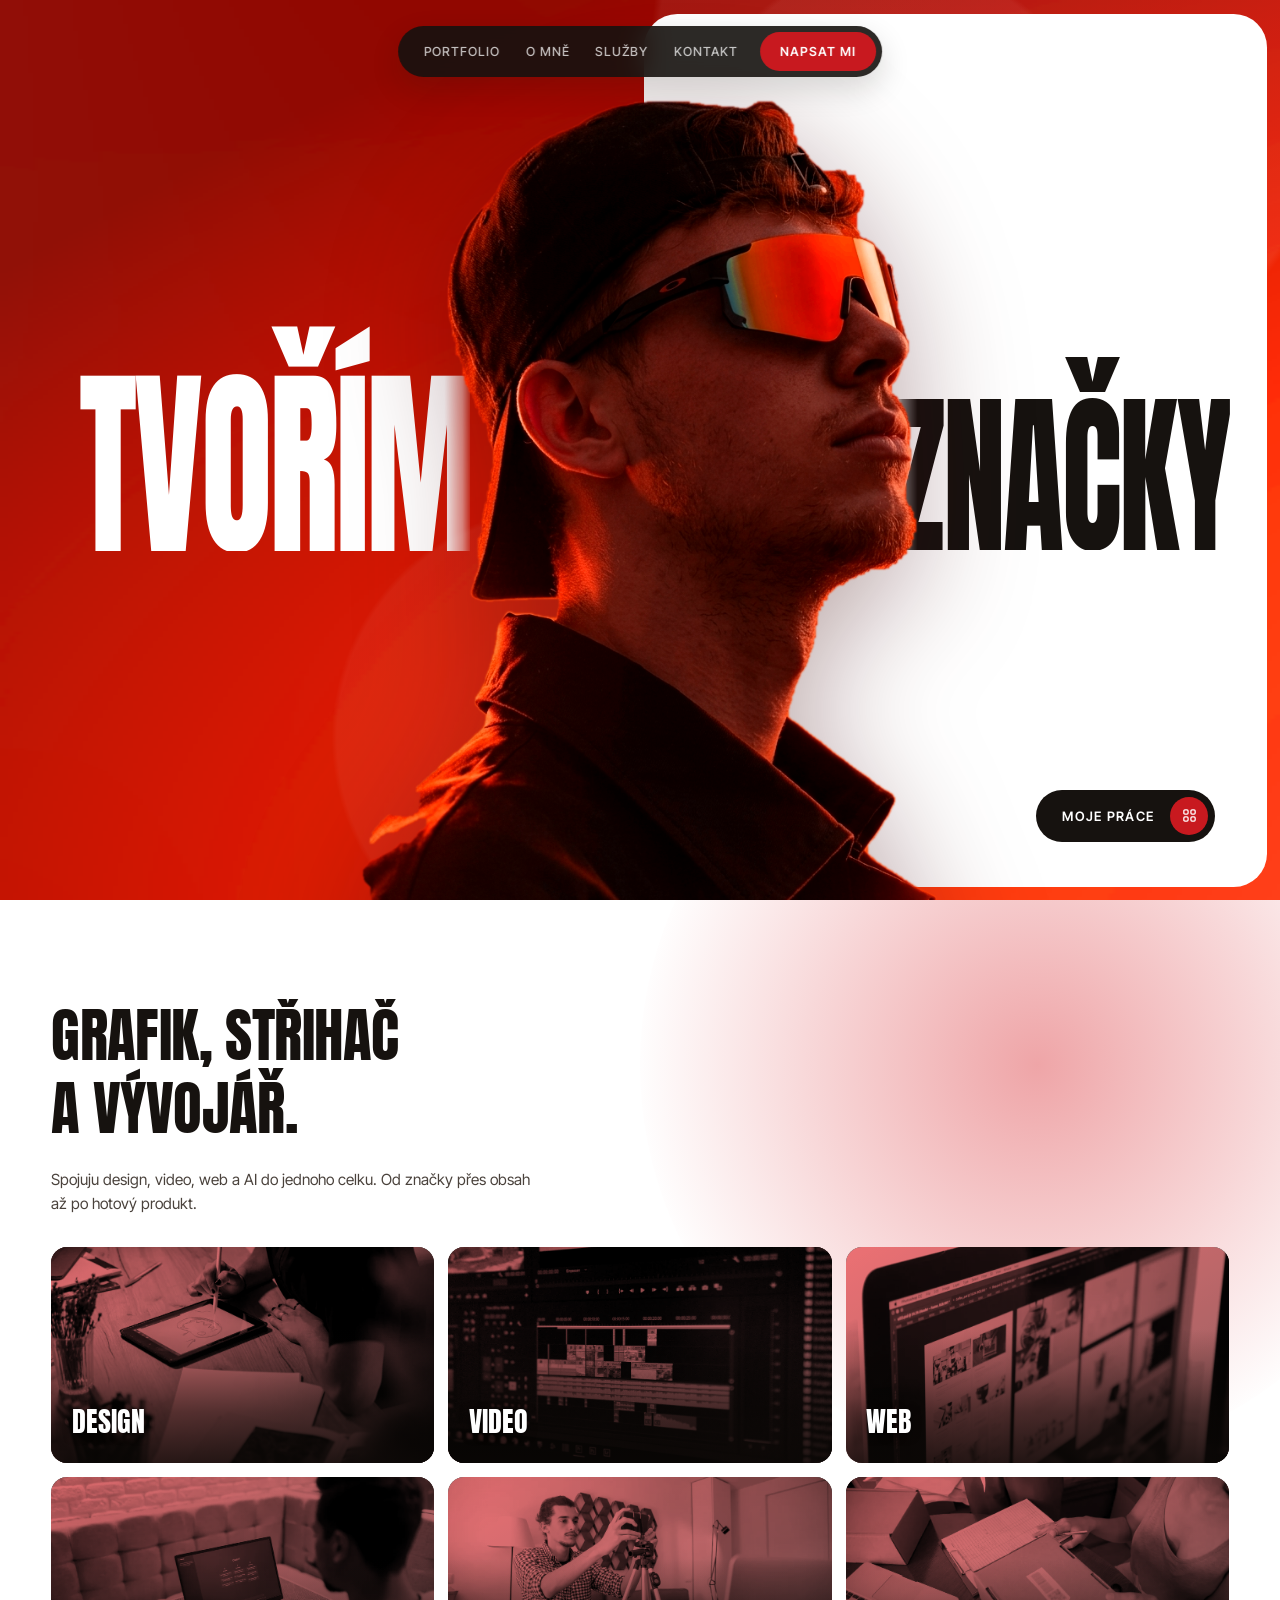
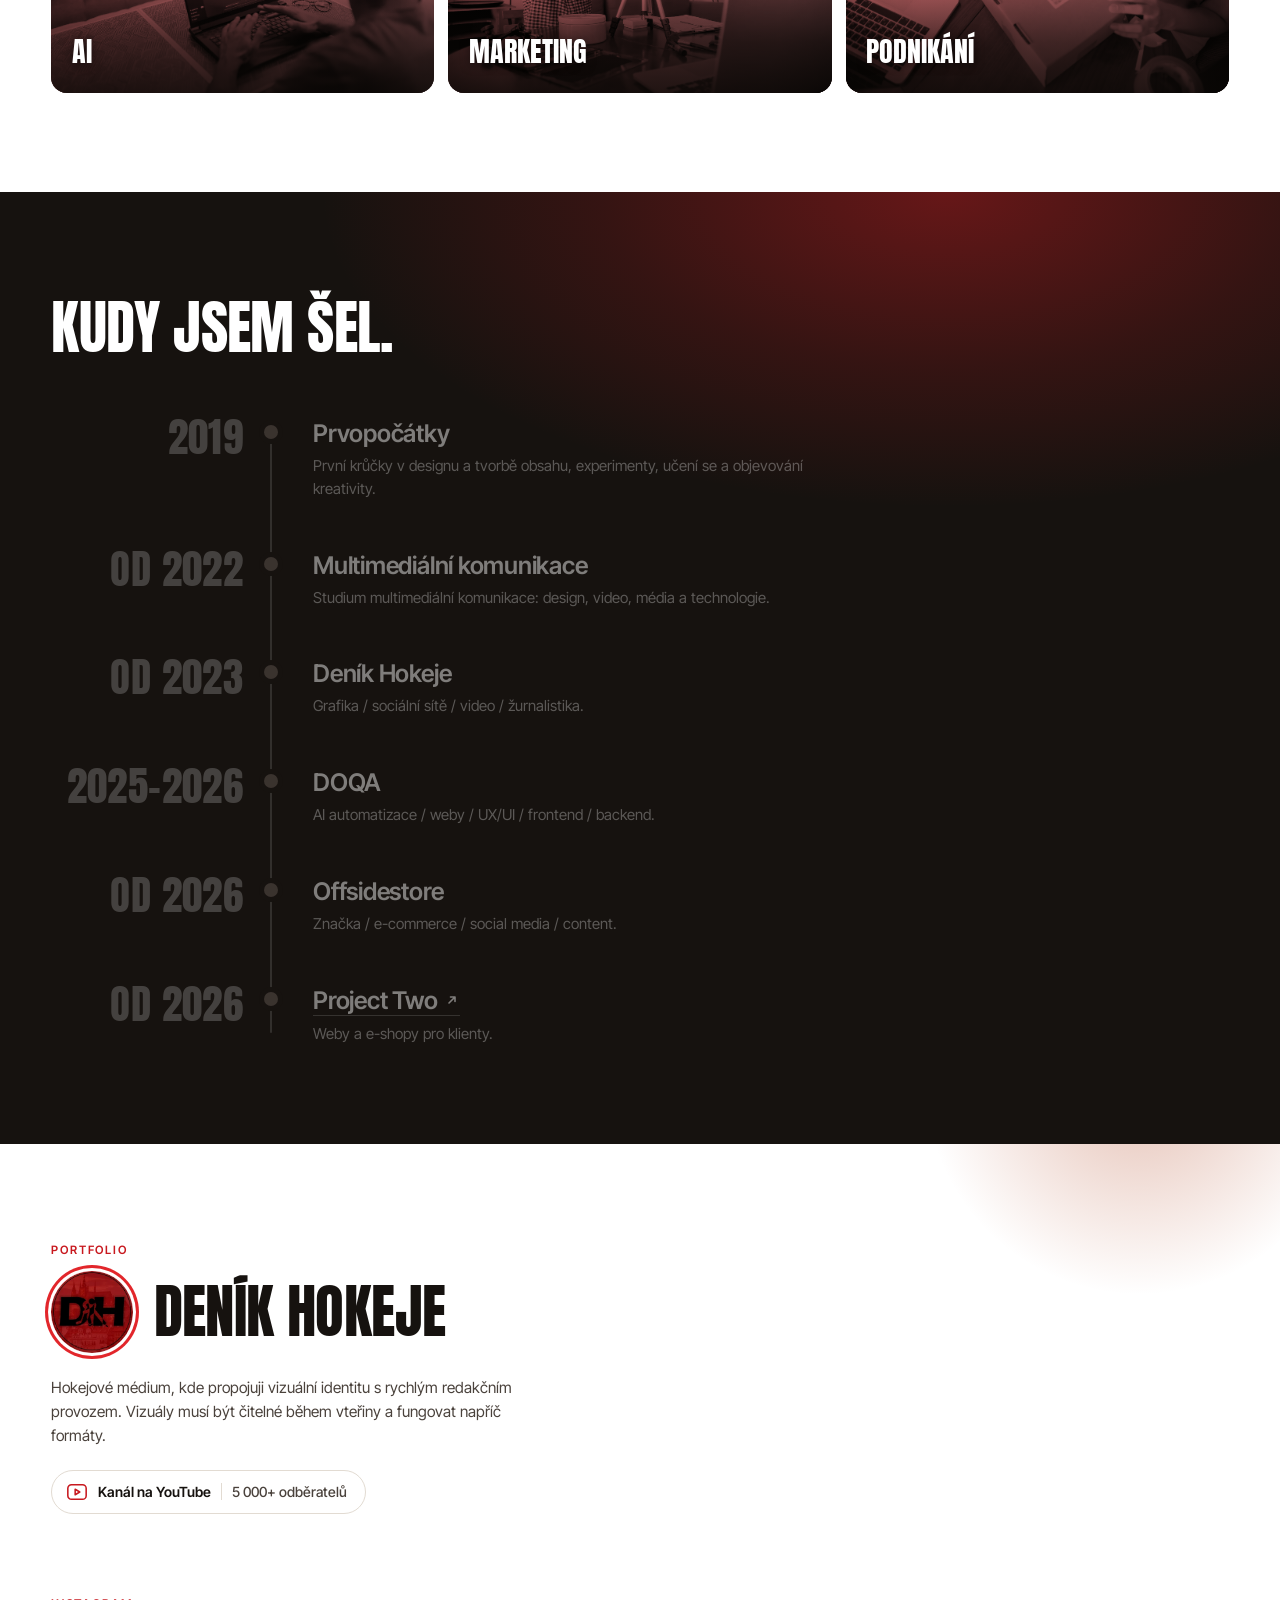
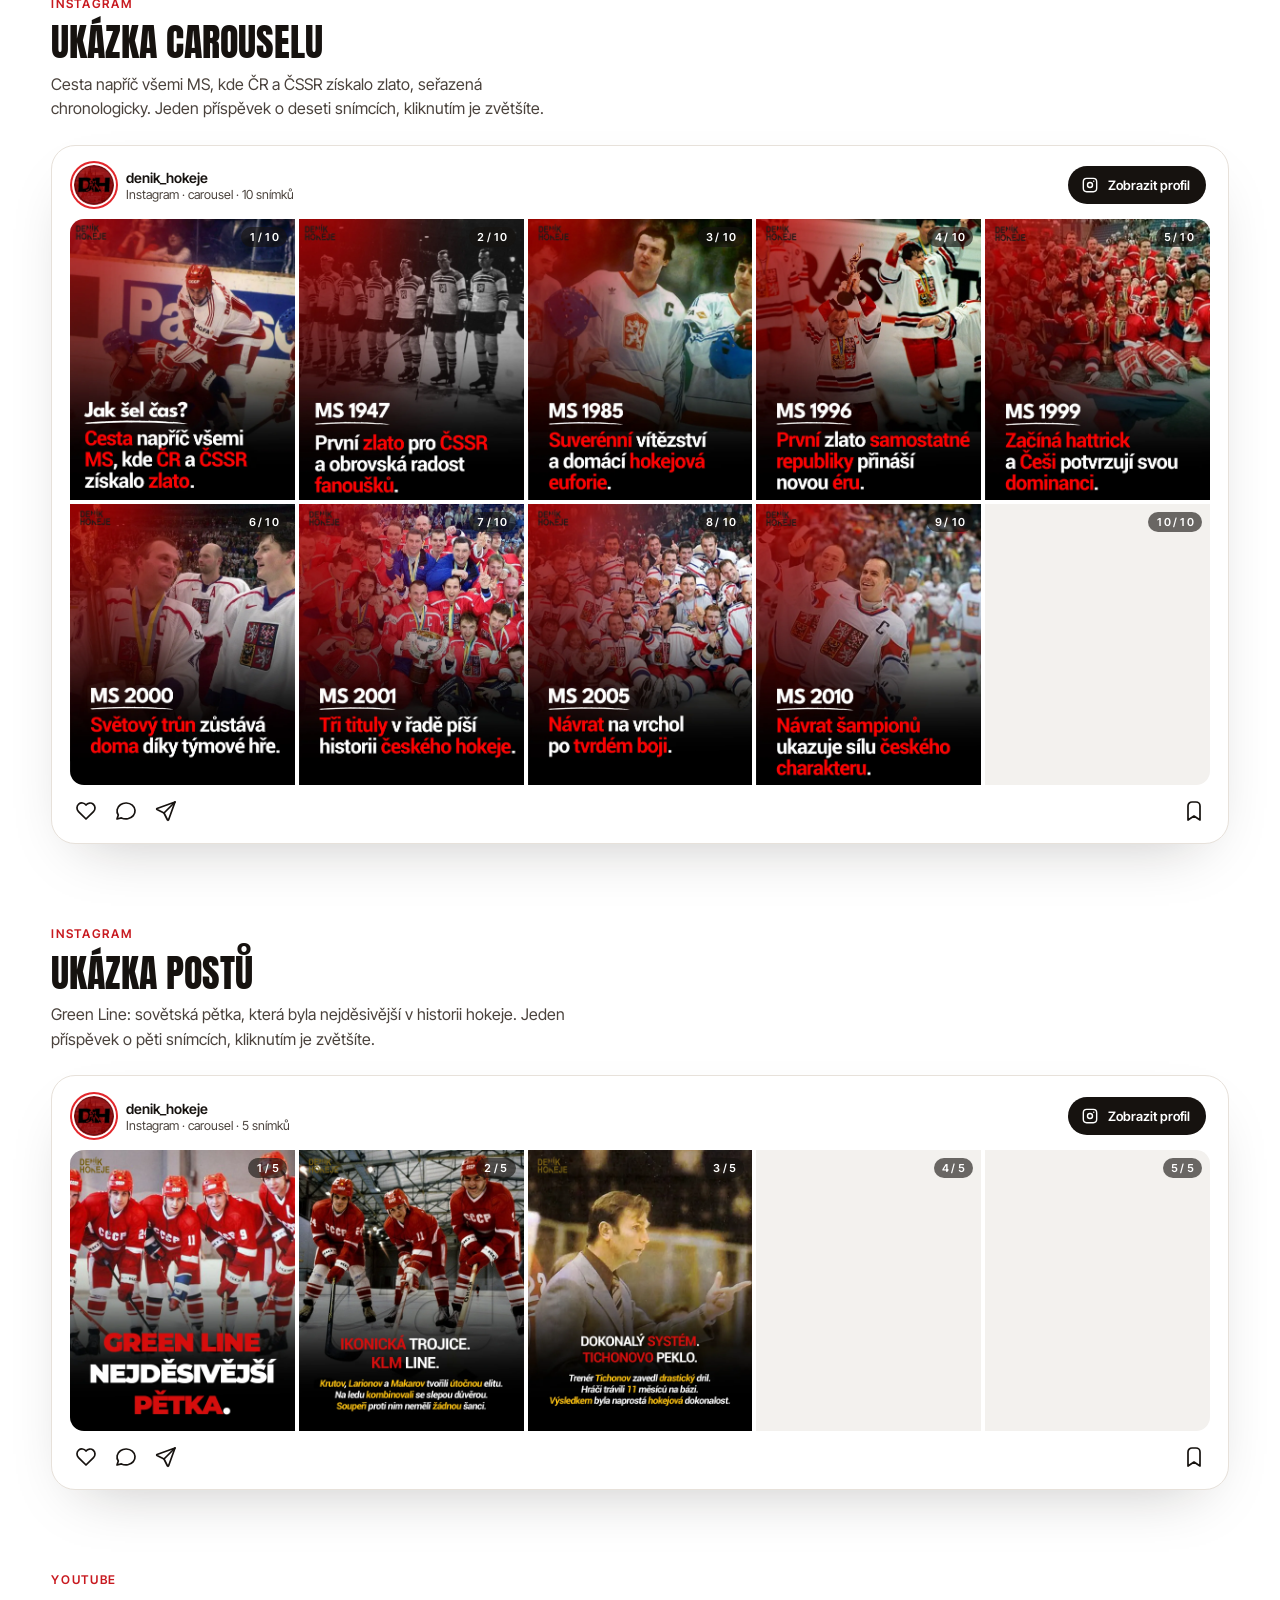
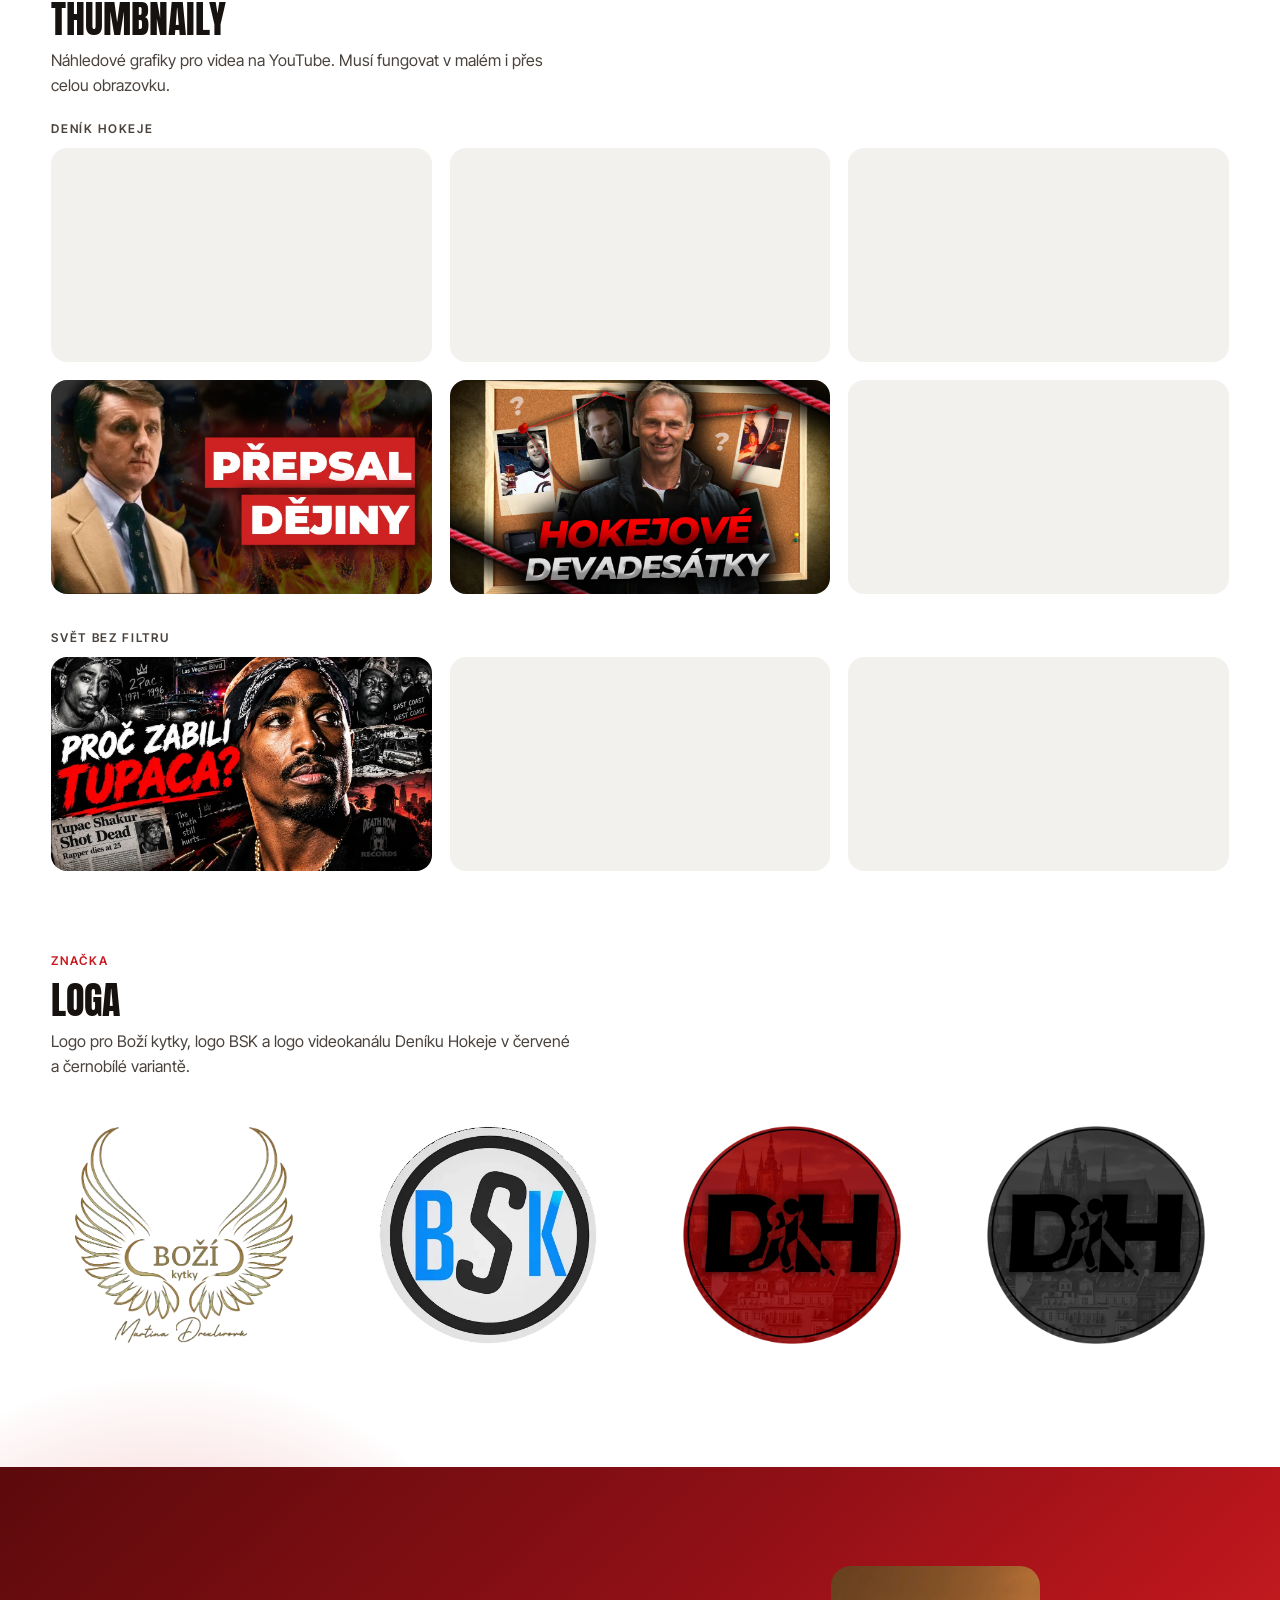
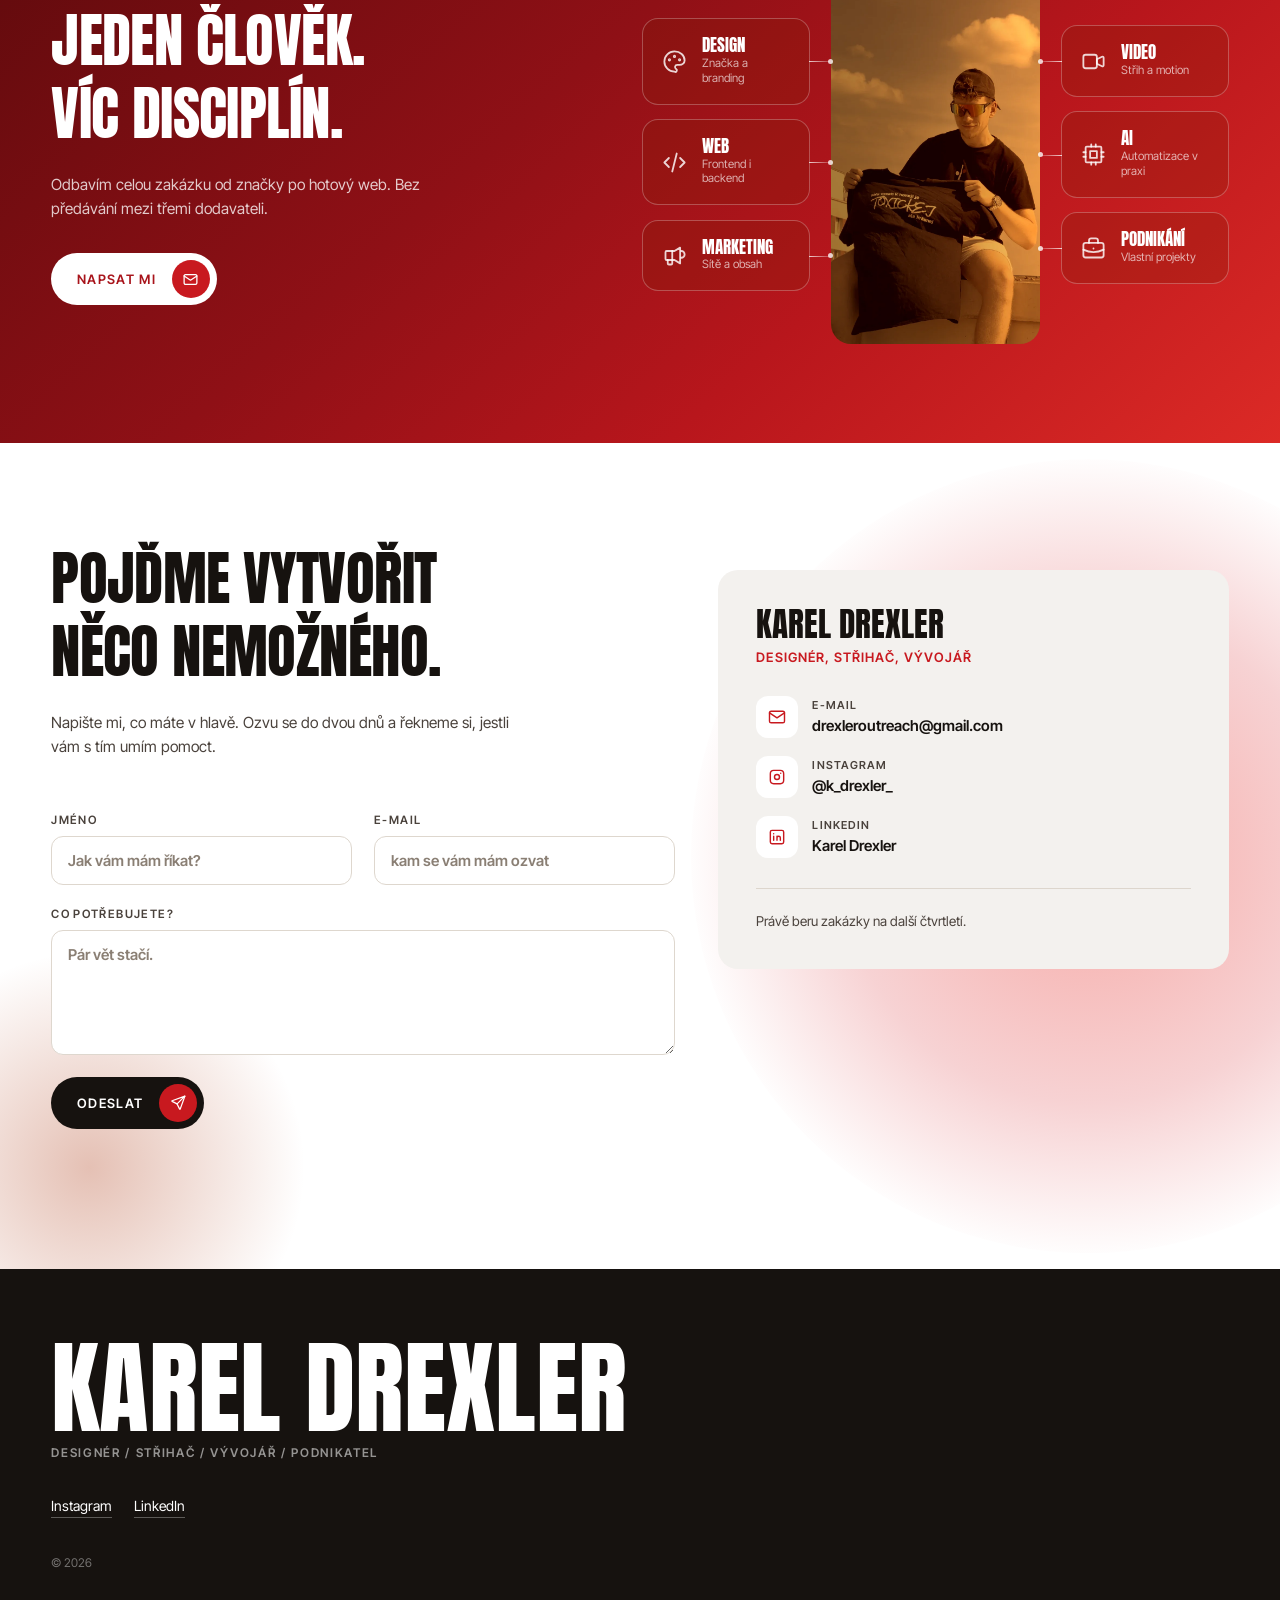
<file: index.html>
<!doctype html>
<html lang="cs">
<head>
<meta charset="utf-8">
<meta name="viewport" content="width=device-width, initial-scale=1, viewport-fit=cover">
<title>Karel Drexler - Design. Video. Web. AI.</title>
<meta name="description" content="Měním nápady ve vizuály, zážitky a digitální produkty.">
<link rel="preconnect" href="https://fonts.googleapis.com">
<link rel="preconnect" href="https://fonts.gstatic.com" crossorigin>
<link href="https://fonts.googleapis.com/css2?family=Anton&family=Bricolage+Grotesque:opsz,wght@12..96,700;12..96,800&family=Inter+Tight:wght@400;500;600&display=swap" rel="stylesheet">
<link rel="icon" href="favicon.svg" type="image/svg+xml">
<link rel="stylesheet" href="styles.css">
<link rel="stylesheet" href="sekce.css">
<link rel="stylesheet" href="lightbox.css">
</head>
<body>

<header class="nav">
  <div class="nav__menu" id="menu">
    <nav class="nav__links" aria-label="Hlavní navigace">
      <a href="#prace">Portfolio</a>
      <a class="nav__jen-mobil" href="#ukazky">Ukázky práce</a>
      <a href="#o-mne">O mně</a>
      <a href="#sluzby">Služby</a>
      <a href="#kontakt">Kontakt</a>
    </nav>
    <a class="nav__cta" href="#kontakt">Napsat mi</a>
  </div>
  <button class="nav__burger" type="button" aria-expanded="false" aria-controls="menu">
    <span class="nav__burger-text">Menu</span>
    <span class="nav__carky" aria-hidden="true"><span></span><span></span></span>
  </button>
</header>

<main>
<section class="hero">
  <div class="hero__warm" aria-hidden="true"></div>
  <div class="hero__rings" aria-hidden="true"></div>
  <div class="hero__panel" aria-hidden="true"></div>

  <img class="hero__portrait" src="assets/img/hero-charlie.png" alt="Karel Drexler">

  <div class="hero__left">
    <h1 class="hero__title">
      <span class="line"><span>TVOŘÍM</span></span>
    </h1>
  </div>

  <!-- Protějšek nadpisu na bílé kartě, za tváří. Polohu dolaďuje main.js. -->
  <p class="hero__druhy"><span class="line"><span>ZNAČKY</span></span></p>

  <a class="btn btn--hero" href="#prace">
    <span>Moje práce</span>
    <!-- Tabler Icons (MIT): layout-grid -->
    <span class="btn__ikona" aria-hidden="true"><svg viewBox="0 0 24 24" fill="none" stroke="currentColor" stroke-width="1.8" stroke-linecap="round" stroke-linejoin="round"><rect x="4" y="4" width="6" height="6" rx="1.5"/><rect x="14" y="4" width="6" height="6" rx="1.5"/><rect x="4" y="14" width="6" height="6" rx="1.5"/><rect x="14" y="14" width="6" height="6" rx="1.5"/></svg></span>
  </a>
</section>

<!-- Kdo jsem --------------------------------------------------------- -->
<section class="sekce sekce--svetla" id="o-mne">
  <header class="sekce__hlava">
    <h2 class="sekce__nadpis">Grafik, střihač<br>a vývojář.</h2>
    <p class="sekce__lede">
      Spojuju design, video, web a AI do jednoho celku. Od značky přes
      obsah až po hotový produkt.
    </p>
  </header>

  <ul class="obory">
    <li>
      <img src="assets/img/obory/design.webp" alt="" decoding="async">
      <div class="obory__text">
        <h3>Design</h3>
        <div class="obory__popis"><p>Vizuální identita značky, tvorba a úprava brandingu.</p></div>
      </div>
    </li>
    <li>
      <img src="assets/img/obory/video.webp" alt="" decoding="async">
      <div class="obory__text">
        <h3>Video</h3>
        <div class="obory__popis"><p>Střih, motion, produkce obsahu.</p></div>
      </div>
    </li>
    <li>
      <img src="assets/img/obory/web.webp" alt="" decoding="async">
      <div class="obory__text">
        <h3>Web</h3>
        <div class="obory__popis"><p>Frontend, backend, UX/UI.</p></div>
      </div>
    </li>
    <li>
      <img src="assets/img/obory/ai.webp" alt="" decoding="async">
      <div class="obory__text">
        <h3>AI</h3>
        <div class="obory__popis"><p>Automatizace a AI nástroje v praxi.</p></div>
      </div>
    </li>
    <li>
      <img src="assets/img/obory/marketing.webp" alt="" decoding="async">
      <div class="obory__text">
        <h3>Marketing</h3>
        <div class="obory__popis"><p>Social media a obsahová strategie.</p></div>
      </div>
    </li>
    <li>
      <img src="assets/img/obory/podnikani.webp" alt="" decoding="async">
      <div class="obory__text">
        <h3>Podnikání</h3>
        <div class="obory__popis"><p>Vlastní projekty a podnikání.</p></div>
      </div>
    </li>
  </ul>
</section>

<!-- Časová osa ------------------------------------------------------- -->
<section class="sekce sekce--tmava" id="cesta">
  <header class="sekce__hlava">
    <h2 class="sekce__nadpis">Kudy jsem šel.</h2>
  </header>

  <div class="cesta">
    <ol class="osa">
    <li><span class="osa__rok">2019</span><div><h3>Prvopočátky</h3>
      <p>První krůčky v designu a tvorbě obsahu, experimenty, učení se a objevování kreativity.</p></div></li>
    <li><span class="osa__rok">od 2022</span><div><h3>Multimediální komunikace</h3>
      <p>Studium multimediální komunikace: design, video, média a technologie.</p></div></li>
    <li><span class="osa__rok">od 2023</span><div><h3>Deník Hokeje</h3>
      <p>Grafika / sociální sítě / video / žurnalistika.</p></div></li>
    <li><span class="osa__rok">2025-2026</span><div><h3>DOQA</h3>
      <p>AI automatizace / weby / UX/UI / frontend / backend.</p></div></li>
    <li><span class="osa__rok">od 2026</span><div><h3>Offsidestore</h3>
      <p>Značka / e-commerce / social media / content.</p></div></li>
    <li><span class="osa__rok">od 2026</span><div><h3><a class="osa__odkaz" href="https://projectwo.com/" target="_blank" rel="noopener">Project Two<svg viewBox="0 0 16 16" aria-hidden="true"><path d="M5 11 11 5M11 5H6.5M11 5v4.5" fill="none" stroke="currentColor" stroke-width="1.6" stroke-linecap="round" stroke-linejoin="round"/></svg></a></h3>
      <p>Weby a e-shopy pro klienty.</p></div></li>
    </ol>
  </div>
</section>

<!-- Portfolio -------------------------------------------------------- -->
<section class="sekce sekce--svetla" id="prace">
  <header class="sekce__hlava">
    <p class="stitek">Portfolio</p>
    <div class="kanal">
      <img class="kanal__avatar" src="assets/img/prace/denik-hokeje-avatar.webp" alt="Logo kanálu Deník Hokeje" width="240" height="240" decoding="async">
      <h2 class="sekce__nadpis">Deník Hokeje</h2>
    </div>
    <p class="sekce__lede">
      Hokejové médium, kde propojuji vizuální identitu s rychlým redakčním
      provozem. Vizuály musí být čitelné během vteřiny a fungovat napříč formáty.
    </p>
    <a class="kanal__odkaz" href="https://www.youtube.com/@DenikHokeje" target="_blank" rel="noopener">
      <!-- Tabler Icons (MIT): brand-youtube -->
      <svg viewBox="0 0 24 24" fill="none" stroke="currentColor" stroke-width="1.7" stroke-linecap="round" stroke-linejoin="round" aria-hidden="true"><path d="M2 8a4 4 0 0 1 4-4h12a4 4 0 0 1 4 4v8a4 4 0 0 1-4 4H6a4 4 0 0 1-4-4z"/><path d="m10 9 5 3-5 3z"/></svg>
      <span>Kanál na YouTube</span>
      <span class="kanal__pocet">5 000+ odběratelů</span>
    </a>
  </header>

  <!-- Carousel je rozložený do mřížky v rámečku jednoho příspěvku: je vidět
       celý najednou a přitom je jasné, že jde o jeden post. -->
  <article class="blok" data-galerie>
    <div class="blok__hlava">
      <p class="blok__druh">Instagram</p>
      <h3>Ukázka carouselu</h3>
      <p>Cesta napříč všemi MS, kde ČR a ČSSR získalo zlato, seřazená chronologicky. Jeden příspěvek o deseti snímcích, kliknutím je zvětšíte.</p>
    </div>
    <div class="post">
      <header class="post__hlava">
        <a class="post__ucet" href="https://www.instagram.com/denik_hokeje/" target="_blank" rel="noopener">
          <img class="post__avatar" src="assets/img/prace/denik-hokeje-avatar.webp" alt="" width="240" height="240" decoding="async">
          <span>
            <span class="post__jmeno">denik_hokeje</span>
            <span class="post__typ">Instagram · carousel · 10 snímků</span>
          </span>
        </a>
        <a class="post__ig" href="https://www.instagram.com/denik_hokeje/" target="_blank" rel="noopener">
          <!-- Tabler Icons (MIT): brand-instagram -->
          <svg viewBox="0 0 24 24" fill="none" stroke="currentColor" stroke-width="1.7" stroke-linecap="round" stroke-linejoin="round" aria-hidden="true"><rect x="4" y="4" width="16" height="16" rx="4"/><circle cx="12" cy="12" r="3"/><path d="M16.5 7.5v.01"/></svg>
          <span>Zobrazit profil</span>
        </a>
      </header>
      <div class="post__snimky post__snimky--10">
        <figure><img src="assets/img/prace/cas-00-cover.webp" alt="Jak šel čas, úvodní slide" decoding="async"></figure>
        <figure><img src="assets/img/prace/cas-1947.webp" alt="MS 1947" decoding="async"></figure>
        <figure><img src="assets/img/prace/cas-1985.webp" alt="MS 1985" decoding="async"></figure>
        <figure><img src="assets/img/prace/cas-1996.webp" alt="MS 1996" decoding="async"></figure>
        <figure><img src="assets/img/prace/cas-1999.webp" alt="MS 1999" decoding="async"></figure>
        <figure><img src="assets/img/prace/cas-2000.webp" alt="MS 2000" decoding="async"></figure>
        <figure><img src="assets/img/prace/cas-2001.webp" alt="MS 2001" decoding="async"></figure>
        <figure><img src="assets/img/prace/cas-2005.webp" alt="MS 2005" decoding="async"></figure>
        <figure><img src="assets/img/prace/cas-2010.webp" alt="MS 2010" decoding="async"></figure>
        <figure><img src="assets/img/prace/cas-2024.webp" alt="MS 2024" decoding="async"></figure>
      </div>
      <footer class="post__pata" aria-hidden="true">
        <!-- Tabler Icons (MIT): heart, message-circle, send, bookmark -->
        <svg viewBox="0 0 24 24" fill="none" stroke="currentColor" stroke-width="1.7" stroke-linecap="round" stroke-linejoin="round"><path d="M19.5 12.57 12 20l-7.5-7.43A5 5 0 1 1 12 6.01a5 5 0 1 1 7.5 6.57"/></svg>
        <svg viewBox="0 0 24 24" fill="none" stroke="currentColor" stroke-width="1.7" stroke-linecap="round" stroke-linejoin="round"><path d="m3 20 1.3-3.9C1.98 12.66 2.87 8.23 6.4 5.73c3.53-2.5 8.6-2.3 11.86.47 3.26 2.78 3.7 7.25 1.02 10.46C16.6 19.87 11.5 20.84 7.4 18.9z"/></svg>
        <svg viewBox="0 0 24 24" fill="none" stroke="currentColor" stroke-width="1.7" stroke-linecap="round" stroke-linejoin="round"><path d="M10 14 21 3"/><path d="M21 3l-6.5 18a.55.55 0 0 1-1 0L10 14l-7-3.5a.55.55 0 0 1 0-1z"/></svg>
        <svg class="post__ulozit" viewBox="0 0 24 24" fill="none" stroke="currentColor" stroke-width="1.7" stroke-linecap="round" stroke-linejoin="round"><path d="M18 7v14l-6-4-6 4V7a4 4 0 0 1 4-4h4a4 4 0 0 1 4 4"/></svg>
      </footer>
    </div>
  </article>

  <!-- Green Line je taky jeden carousel o pěti snímcích, proto stejný rámeček. -->
  <article class="blok" data-galerie>
    <div class="blok__hlava">
      <p class="blok__druh">Instagram</p>
      <h3>Ukázka postů</h3>
      <p>Green Line: sovětská pětka, která byla nejděsivější v historii hokeje. Jeden příspěvek o pěti snímcích, kliknutím je zvětšíte.</p>
    </div>
    <div class="post">
      <header class="post__hlava">
        <a class="post__ucet" href="https://www.instagram.com/denik_hokeje/" target="_blank" rel="noopener">
          <img class="post__avatar" src="assets/img/prace/denik-hokeje-avatar.webp" alt="" width="240" height="240" decoding="async">
          <span>
            <span class="post__jmeno">denik_hokeje</span>
            <span class="post__typ">Instagram · carousel · 5 snímků</span>
          </span>
        </a>
        <a class="post__ig" href="https://www.instagram.com/denik_hokeje/" target="_blank" rel="noopener">
          <!-- Tabler Icons (MIT): brand-instagram -->
          <svg viewBox="0 0 24 24" fill="none" stroke="currentColor" stroke-width="1.7" stroke-linecap="round" stroke-linejoin="round" aria-hidden="true"><rect x="4" y="4" width="16" height="16" rx="4"/><circle cx="12" cy="12" r="3"/><path d="M16.5 7.5v.01"/></svg>
          <span>Zobrazit profil</span>
        </a>
      </header>
      <div class="post__snimky post__snimky--5">
        <figure><img src="assets/img/prace/green-1.webp" alt="Green Line, nejděsivější pětka" decoding="async"></figure>
        <figure><img src="assets/img/prace/green-2.webp" alt="Ikonická trojice KLM Line" decoding="async"></figure>
        <figure><img src="assets/img/prace/green-3.webp" alt="Tichonovo peklo" decoding="async"></figure>
        <figure><img src="assets/img/prace/green-4.webp" alt="Fetisov a Kasatonov" decoding="async"></figure>
        <figure><img src="assets/img/prace/green-5.webp" alt="Nedostižný odkaz" decoding="async"></figure>
      </div>
      <footer class="post__pata" aria-hidden="true">
        <!-- Tabler Icons (MIT): heart, message-circle, send, bookmark -->
        <svg viewBox="0 0 24 24" fill="none" stroke="currentColor" stroke-width="1.7" stroke-linecap="round" stroke-linejoin="round"><path d="M19.5 12.57 12 20l-7.5-7.43A5 5 0 1 1 12 6.01a5 5 0 1 1 7.5 6.57"/></svg>
        <svg viewBox="0 0 24 24" fill="none" stroke="currentColor" stroke-width="1.7" stroke-linecap="round" stroke-linejoin="round"><path d="m3 20 1.3-3.9C1.98 12.66 2.87 8.23 6.4 5.73c3.53-2.5 8.6-2.3 11.86.47 3.26 2.78 3.7 7.25 1.02 10.46C16.6 19.87 11.5 20.84 7.4 18.9z"/></svg>
        <svg viewBox="0 0 24 24" fill="none" stroke="currentColor" stroke-width="1.7" stroke-linecap="round" stroke-linejoin="round"><path d="M10 14 21 3"/><path d="M21 3l-6.5 18a.55.55 0 0 1-1 0L10 14l-7-3.5a.55.55 0 0 1 0-1z"/></svg>
        <svg class="post__ulozit" viewBox="0 0 24 24" fill="none" stroke="currentColor" stroke-width="1.7" stroke-linecap="round" stroke-linejoin="round"><path d="M18 7v14l-6-4-6 4V7a4 4 0 0 1 4-4h4a4 4 0 0 1 4 4"/></svg>
      </footer>
    </div>
  </article>

  <!-- Náhledy v pravidelné mřížce, po kanálech; jsou to obrazovky, ne příběh.
       Na tenhle blok vede v mobilním menu odkaz „Ukázky práce“. -->
  <article class="blok" id="ukazky" data-galerie>
    <div class="blok__hlava">
      <p class="blok__druh">YouTube</p>
      <h3>Thumbnaily</h3>
      <p>Náhledové grafiky pro videa na YouTube. Musí fungovat v malém i přes celou obrazovku.</p>
    </div>
    <p class="mrizka__kanal">Deník Hokeje</p>
    <div class="mrizka">
      <figure><img src="assets/img/prace/thumb-holikovi.webp" alt="Holíkovi" decoding="async"></figure>
      <figure><img src="assets/img/prace/thumb-nedomansky.webp" alt="Václav Nedomanský" decoding="async"></figure>
      <figure><img src="assets/img/prace/thumb-brooks.webp" alt="Brooks" decoding="async"></figure>
      <figure><img src="assets/img/prace/thumb-herb-brooks.webp" alt="Herb Brooks" decoding="async"></figure>
      <figure><img src="assets/img/prace/thumb-devadesatky.webp" alt="Hokejové devadesátky" decoding="async"></figure>
      <figure><img src="assets/img/prace/thumb-bratri-nhl.webp" alt="Bratři v NHL" decoding="async"></figure>
    </div>
    <p class="mrizka__kanal">Svět Bez Filtru</p>
    <div class="mrizka">
      <figure><img src="assets/img/prace/sbf-tupac.webp" alt="Proč zabili Tupaca?" decoding="async"></figure>
      <figure><img src="assets/img/prace/sbf-gates.webp" alt="Bill Gates: génius, nebo jen šťastný miliardář?" decoding="async"></figure>
      <figure><img src="assets/img/prace/sbf-elvis.webp" alt="Posledních 12 minut Elvise Presleyho" decoding="async"></figure>
    </div>
  </article>

  <!-- Loga jsou vyříznutá do průhledných obrázků a stojí přímo na papíře,
       všechna ve stejně velkém poli. -->
  <article class="blok" data-galerie>
    <div class="blok__hlava">
      <p class="blok__druh">Značka</p>
      <h3>Loga</h3>
      <p>Logo pro Boží kytky, logo BSK a logo videokanálu Deníku Hokeje v červené a černobílé variantě.</p>
    </div>
    <div class="znacky">
      <figure><img src="assets/img/prace/loga/bozi-kytky.webp" alt="Logo Boží kytky, Martina Drexlerová" decoding="async"></figure>
      <figure><img src="assets/img/prace/loga/bsk.webp" alt="Logo BSK" decoding="async"></figure>
      <figure><img src="assets/img/prace/loga/dih-cervene.webp" alt="Logo kanálu Deníku Hokeje, červená varianta" decoding="async"></figure>
      <figure><img src="assets/img/prace/loga/dih-cernobile.webp" alt="Logo kanálu Deníku Hokeje, černobílá varianta" decoding="async"></figure>
    </div>
  </article>
</section>

<!-- Závěrečná výzva ------------------------------------------------- -->
<section class="sekce sekce--cervena" id="sluzby">
  <div class="vyzva">
    <div class="vyzva__text">
      <h2 class="sekce__nadpis">Jeden člověk.<br>Víc disciplín.</h2>
      <p class="sekce__lede">
        Odbavím celou zakázku od značky po hotový web. Bez předávání
        mezi třemi dodavateli.
      </p>
      <a class="btn btn--svetly" href="#kontakt"><span>Napsat mi</span><span class="btn__ikona" aria-hidden="true"><svg viewBox="0 0 24 24" fill="none" stroke="currentColor" stroke-width="1.8" stroke-linecap="round" stroke-linejoin="round"><path d="M3 7a2 2 0 0 1 2-2h14a2 2 0 0 1 2 2v10a2 2 0 0 1-2 2H5a2 2 0 0 1-2-2z"/><path d="m3 7 9 6 9-6"/></svg></span></a>
    </div>

    <div class="schema">
      <ul class="schema__sloupec">
        <li>
          <span class="schema__ikona" aria-hidden="true">
            <svg viewBox="0 0 24 24" fill="none" stroke="currentColor" stroke-width="1.6" stroke-linecap="round" stroke-linejoin="round"><path d="M12 21a9 9 0 1 1 0-18c4.97 0 9 3.58 9 8 0 1.06-.47 2.08-1.32 2.83-.84.75-1.99 1.17-3.18 1.17h-2a2 2 0 0 0-1 3.75A1.3 1.3 0 0 1 12 21"/><circle cx="7.5" cy="10.5" r=".6"/><circle cx="12" cy="7.5" r=".6"/><circle cx="16.5" cy="10.5" r=".6"/></svg>
          </span>
          <span class="schema__jmeno">Design</span>
          <span class="schema__popis">Značka a branding</span>
        </li>
        <li>
          <span class="schema__ikona" aria-hidden="true">
            <svg viewBox="0 0 24 24" fill="none" stroke="currentColor" stroke-width="1.6" stroke-linecap="round" stroke-linejoin="round"><path d="m7 8-4 4 4 4"/><path d="m17 8 4 4-4 4"/><path d="M14 4l-4 16"/></svg>
          </span>
          <span class="schema__jmeno">Web</span>
          <span class="schema__popis">Frontend i backend</span>
        </li>
        <li>
          <span class="schema__ikona" aria-hidden="true">
            <svg viewBox="0 0 24 24" fill="none" stroke="currentColor" stroke-width="1.6" stroke-linecap="round" stroke-linejoin="round"><path d="M18 8a3 3 0 0 1 0 6"/><path d="M10 8v11a1 1 0 0 1-1 1H7a1 1 0 0 1-1-1v-3"/><path d="M12 8h0l5-3v14l-5-3H5a1 1 0 0 1-1-1v-6a1 1 0 0 1 1-1z"/></svg>
          </span>
          <span class="schema__jmeno">Marketing</span>
          <span class="schema__popis">Sítě a obsah</span>
        </li>
      </ul>

      <figure class="schema__foto">
        <img src="assets/img/schema-foto.webp" alt="Karel Drexler" decoding="async">
      </figure>

      <ul class="schema__sloupec">
        <li>
          <span class="schema__ikona" aria-hidden="true">
            <svg viewBox="0 0 24 24" fill="none" stroke="currentColor" stroke-width="1.6" stroke-linecap="round" stroke-linejoin="round"><path d="M15 10l4.55-2.28A1 1 0 0 1 21 8.62v6.76a1 1 0 0 1-1.45.9L15 14z"/><rect x="3" y="6" width="12" height="12" rx="2"/></svg>
          </span>
          <span class="schema__jmeno">Video</span>
          <span class="schema__popis">Střih a motion</span>
        </li>
        <li>
          <span class="schema__ikona" aria-hidden="true">
            <svg viewBox="0 0 24 24" fill="none" stroke="currentColor" stroke-width="1.6" stroke-linecap="round" stroke-linejoin="round"><rect x="5" y="5" width="14" height="14" rx="1"/><rect x="9" y="9" width="6" height="6"/><path d="M3 10h2M3 14h2M19 10h2M19 14h2M10 3v2M14 3v2M10 19v2M14 19v2"/></svg>
          </span>
          <span class="schema__jmeno">AI</span>
          <span class="schema__popis">Automatizace v praxi</span>
        </li>
        <li>
          <span class="schema__ikona" aria-hidden="true">
            <svg viewBox="0 0 24 24" fill="none" stroke="currentColor" stroke-width="1.6" stroke-linecap="round" stroke-linejoin="round"><rect x="3" y="7" width="18" height="13" rx="2"/><path d="M8 7V5a2 2 0 0 1 2-2h4a2 2 0 0 1 2 2v2"/><path d="M3 13a20 20 0 0 0 18 0"/><path d="M12 12v.01"/></svg>
          </span>
          <span class="schema__jmeno">Podnikání</span>
          <span class="schema__popis">Vlastní projekty</span>
        </li>
      </ul>
    </div>
  </div>
</section>

<!-- Kontakt ---------------------------------------------------------- -->
<section class="sekce sekce--svetla" id="kontakt">
  <header class="sekce__hlava">
    <h2 class="sekce__nadpis">Pojďme vytvořit<br>něco nemožného.</h2>
    <p class="sekce__lede">
      Napište mi, co máte v hlavě. Ozvu se do dvou dnů a řekneme si,
      jestli vám s tím umím pomoct.
    </p>
  </header>

  <div class="kontakt">
    <!-- Zprávy chodí přes FormSubmit na drexleroutreach@gmail.com. Pole
         „email“ se v doručené zprávě nastaví jako adresa pro odpověď. -->
    <form class="formular" action="https://formsubmit.co/ajax/drexleroutreach@gmail.com" method="post" novalidate>
      <input type="hidden" name="_subject" value="Nová zpráva z webu drexler.digital">
      <input type="hidden" name="_template" value="table">
      <input type="text" name="_honey" class="pastnabot" tabindex="-1" autocomplete="off" aria-hidden="true">

      <label>Jméno<input type="text" name="Jméno" placeholder="Jak vám mám říkat?" required></label>
      <label>E-mail<input type="email" name="email" placeholder="kam se vám mám ozvat" required></label>
      <label class="siroke">Co potřebujete?<textarea name="Zpráva" rows="5" placeholder="Pár vět stačí." required></textarea></label>
      <button type="submit" class="btn btn--tmavy"><span data-klid="Odeslat">Odeslat</span><span class="btn__ikona" aria-hidden="true"><svg viewBox="0 0 24 24" fill="none" stroke="currentColor" stroke-width="1.8" stroke-linecap="round" stroke-linejoin="round"><path d="M10 14 21 3"/><path d="M21 3l-6.5 18a.55.55 0 0 1-1 0L10 14l-7-3.5a.55.55 0 0 1 0-1z"/></svg></span></button>
  
      <p class="hlaska" role="status" aria-live="polite"></p>
    </form>

    <aside class="vizitka">
      <p class="vizitka__jmeno">Karel Drexler</p>
      <p class="vizitka__role">Designér, střihač, vývojář</p>

      <ul class="spojeni">
        <li>
          <span class="spojeni__ikona" aria-hidden="true">
            <!-- Tabler Icons (MIT): mail -->
            <svg viewBox="0 0 24 24" fill="none" stroke="currentColor" stroke-width="1.7" stroke-linecap="round" stroke-linejoin="round"><path d="M3 7a2 2 0 0 1 2-2h14a2 2 0 0 1 2 2v10a2 2 0 0 1-2 2H5a2 2 0 0 1-2-2z"/><path d="m3 7 9 6 9-6"/></svg>
          </span>
          <span class="spojeni__co">E-mail</span>
          <a class="spojeni__hodnota" href="mailto:drexleroutreach@gmail.com">drexleroutreach@gmail.com</a>
        </li>
        <li>
          <span class="spojeni__ikona" aria-hidden="true">
            <!-- Tabler Icons (MIT): brand-instagram -->
            <svg viewBox="0 0 24 24" fill="none" stroke="currentColor" stroke-width="1.7" stroke-linecap="round" stroke-linejoin="round"><rect x="4" y="4" width="16" height="16" rx="4"/><circle cx="12" cy="12" r="3"/><path d="M16.5 7.5v.01"/></svg>
          </span>
          <span class="spojeni__co">Instagram</span>
          <a class="spojeni__hodnota" href="https://www.instagram.com/k_drexler_/" target="_blank" rel="noopener">@k_drexler_</a>
        </li>
        <li>
          <span class="spojeni__ikona" aria-hidden="true">
            <!-- Tabler Icons (MIT): brand-linkedin -->
            <svg viewBox="0 0 24 24" fill="none" stroke="currentColor" stroke-width="1.7" stroke-linecap="round" stroke-linejoin="round"><rect x="4" y="4" width="16" height="16" rx="2"/><path d="M8 11v5M8 8v.01M12 16v-5M16 16v-3a2 2 0 0 0-4 0"/></svg>
          </span>
          <span class="spojeni__co">LinkedIn</span>
          <a class="spojeni__hodnota" href="https://www.linkedin.com/in/karel-drexler-a0ab07300/" target="_blank" rel="noopener">Karel Drexler</a>
        </li>
      </ul>

      <p class="vizitka__stav">Právě beru zakázky na další čtvrtletí.</p>
    </aside>
  </div>
</section>
</main>

<dialog class="lightbox" aria-label="Detail práce">
  <figure class="lightbox__obraz">
    <figcaption></figcaption>
  </figure>
  <button class="lightbox__zavrit" type="button" aria-label="Zavřít">
    <svg viewBox="0 0 24 24" aria-hidden="true"><path d="M6 6l12 12M18 6L6 18" fill="none" stroke="currentColor" stroke-width="1.8" stroke-linecap="round"/></svg>
  </button>
  <button class="lightbox__sipka lightbox__sipka--zpet" type="button" aria-label="Předchozí">
    <svg viewBox="0 0 24 24" aria-hidden="true"><path d="M15 5l-7 7 7 7" fill="none" stroke="currentColor" stroke-width="1.8" stroke-linecap="round" stroke-linejoin="round"/></svg>
  </button>
  <button class="lightbox__sipka lightbox__sipka--dal" type="button" aria-label="Další">
    <svg viewBox="0 0 24 24" aria-hidden="true"><path d="M9 5l7 7-7 7" fill="none" stroke="currentColor" stroke-width="1.8" stroke-linecap="round" stroke-linejoin="round"/></svg>
  </button>
  <p class="lightbox__pocet" aria-live="polite"></p>
</dialog>

<footer class="paticka">
  <p class="paticka__jmeno">Karel Drexler</p>
  <p class="paticka__role">Designér / Střihač / Vývojář / Podnikatel</p>
  <nav class="paticka__site">
    <a href="https://www.instagram.com/k_drexler_/" target="_blank" rel="noopener">Instagram</a>
    <a href="https://www.linkedin.com/in/karel-drexler-a0ab07300/" target="_blank" rel="noopener">LinkedIn</a>
  </nav>
  <p class="paticka__copy">© 2026</p>
</footer>

<script type="module" src="main.js"></script>
</body>
</html>
</file>
<file: styles.css>
/* Tokeny ------------------------------------------------------------- */
/* Červená řada: cihlově tmavá v rozích desky, sytá karmínová za postavou. */
:root {
  --brick: #5c0a0c;
  --red-900: #7d0e12;
  --red-700: #a8141b;
  --red-600: #c8191f;
  --red-500: #e2262b;
  --red-400: #ff4a3d;
  --ink: #16120f;
  --ink-soft: #4a423c;
  --paper: #ffffff;
  --bone: #f3f1ee;

  --rail: clamp(20px, 4vw, 64px);
  /* Levý sloupec hera stojí o kus dál než zbytek stránky. */
  --rail-hero: calc(clamp(20px, 4vw, 64px) + clamp(6px, 2.2vw, 34px));
  --nav-h: 76px;
  /* Navigace sedí stejně daleko od horní hrany jako bílá karta hera. */
  --nav-top: clamp(10px, 1.5vh, 18px);

  --display: 'Bricolage Grotesque', system-ui, sans-serif;
  /* Nadpis v předloze je kondenzovaný grotesk — Bricolage je na něj
     příliš široký a slovo se pak nevejde vedle postavy. */
  --hero-face: 'Anton', 'Bricolage Grotesque', system-ui, sans-serif;
  --text: 'Inter Tight', system-ui, sans-serif;
}

*, *::before, *::after { box-sizing: border-box; }

html { -webkit-text-size-adjust: 100%; }

body {
  margin: 0;
  font-family: var(--text);
  color: var(--ink);
  background: var(--paper);
  -webkit-font-smoothing: antialiased;
}

a { color: inherit; text-decoration: none; }

/* Navigace ----------------------------------------------------------- */
/* Lišta je pevná: uprostřed tmavá kapsle s odkazy a výzvou.
   Kapsle je čitelná na červené, bílé i tmavé sekci, takže může jet
   se stránkou. Pod 900 px se odkazy schovají do rozbalovacího menu. */
.nav {
  position: fixed;
  top: var(--nav-top);
  left: 0;
  right: 0;
  z-index: 20;
  height: var(--nav-h);
  display: flex;
  align-items: center;
  gap: 16px;
  padding: 0 calc(var(--rail) + var(--nav-top));
  pointer-events: none;
}

.nav > * { pointer-events: auto; }

.nav__menu {
  position: absolute;
  left: 50%;
  translate: -50% 0;
  display: flex;
  align-items: center;
  gap: 8px;
  padding: 6px 6px 6px 26px;
  border-radius: 999px;
  background: rgba(22, 18, 15, .9);
  -webkit-backdrop-filter: blur(14px);
  backdrop-filter: blur(14px);
  box-shadow: 0 12px 30px rgba(22, 18, 15, .16);
}

.nav__links {
  display: flex;
  gap: clamp(16px, 2vw, 30px);
  margin-right: 14px;
  font-size: 12.5px;
  font-weight: 500;
  letter-spacing: 0.08em;
  text-transform: uppercase;
  color: rgba(255, 255, 255, .74);
}

.nav__links a {
  position: relative;
  padding: 6px 0;
  transition: color .25s ease;
}

.nav__links a::after {
  content: "";
  position: absolute;
  left: 0;
  right: 0;
  bottom: 0;
  height: 1.5px;
  background: var(--red-400);
  transform: scaleX(0);
  transform-origin: left;
  transition: transform .4s cubic-bezier(.2,.8,.2,1);
}

.nav__links a:hover { color: var(--paper); }
.nav__links a:hover::after { transform: scaleX(1); }

/* Odkaz jen do rozbalovacího menu na mobilu; na počítači by kapsli
   zbytečně natáhl. */
.nav__links .nav__jen-mobil { display: none; }

.nav__cta {
  padding: 12px 20px;
  border-radius: 999px;
  background: var(--red-600);
  color: var(--paper);
  font-size: 12.5px;
  font-weight: 600;
  letter-spacing: 0.08em;
  text-transform: uppercase;
  transition: background-color .25s ease;
}

.nav__cta:hover { background: var(--red-500); }

.nav__burger {
  display: none;
  position: relative;
  z-index: 2;
  margin-left: auto;
  height: 46px;
  padding: 0 14px 0 20px;
  align-items: center;
  gap: 12px;
  border: 0;
  border-radius: 999px;
  background: rgba(22, 18, 15, .9);
  -webkit-backdrop-filter: blur(14px);
  backdrop-filter: blur(14px);
  color: var(--paper);
  font: 600 12.5px/1 var(--text);
  letter-spacing: .1em;
  text-transform: uppercase;
  cursor: pointer;
}

.nav__carky {
  display: grid;
  place-content: center;
  gap: 5px;
  width: 30px;
  height: 30px;
  border-radius: 50%;
  background: var(--red-600);
}

.nav__carky span {
  display: block;
  width: 13px;
  height: 1.6px;
  background: var(--paper);
  transition: transform .3s ease;
}

/* Otevřené menu: z čárek je křížek. */
.nav--open .nav__carky span:first-child { transform: translateY(3.3px) rotate(45deg); }
.nav--open .nav__carky span:last-child { transform: translateY(-3.3px) rotate(-45deg); }

.menu-otevrene { overflow: hidden; }

/* Hero --------------------------------------------------------------- */
.hero {
  position: relative;
  min-height: 100svh;
  overflow: hidden;
  background: var(--paper);
  display: grid;
  grid-template-columns: minmax(0, 1fr) minmax(0, 1fr);
}

/* Teplá deska leží pod vším; bílý panel je karta položená na ní. */
.hero__warm {
  position: absolute;
  inset: 0;
  /* Plynulý diagonální přechod: cihlová vlevo nahoře, sytá červená
     vpravo dole, kde stojí postava. Žádné ostré kotouče. */
  background-image: url('assets/img/hero-bg.png');
  /* Mapa pokrývá levou polovinu; napravo ji zrcadlově dotáhneme. */
  background-size: 100% 100%;
  background-repeat: no-repeat;
}

/* Kotouče v pozadí. V předloze se od okolí liší jen o pár jednotek jasu
   a mají zřetelnou, ale měkkou hranu — proto tak nízké krytí. */
.hero__rings {
  position: absolute;
  inset: 0;
  pointer-events: none;
  background:
    radial-gradient(circle at 78% 6%,
      rgba(255, 205, 200, .085) 0 26%, rgba(255, 205, 200, 0) 26.6%),
    radial-gradient(circle at 70% 18%,
      rgba(255, 195, 190, .065) 0 17%, rgba(255, 195, 190, 0) 17.5%),
    radial-gradient(circle at 44% 82%,
      rgba(255, 185, 175, .07) 0 22%, rgba(255, 185, 175, 0) 22.5%);
}

/* Bílá karta: změřeno z předlohy — 50,3 až 99,5 % šířky, s odskokem
   od horní i spodní hrany a zaoblenými rohy. */
.hero__panel {
  position: absolute;
  z-index: 1;
  /* Odskok stejný nahoře, vpravo i dole — v procentech by svislá
     mezera vyšla jinak než vodorovná. */
  /* Odskok stejný nahoře, vpravo i dole — v procentech by svislá
     mezera vyšla jinak než vodorovná. */
  top: clamp(10px, 1.5vh, 18px);
  right: clamp(10px, 1.5vh, 18px);
  bottom: clamp(10px, 1.5vh, 18px);
  left: 50.3%;
  background: var(--paper);
  border-radius: clamp(18px, 2.6vw, 38px);
}


/* Portrét sedí na předělu a přesahuje do bílé části. */
.hero__portrait {
  position: absolute;
  z-index: 2;
  /* Postava sedí na předělu a ramenem přetéká do bílé části.
     Snímek už míří doprava, takže se nezrcadlí. Posazená je níž, aby
     nad hlavou zůstal vzduch a rameno odešlo pod spodní hranu místo
     aby se uříznulo v obraze. */
  bottom: -17%;
  left: 51%;
  /* --hloubka nastavuje JS při scrollu: portrét jede pomaleji než text,
     takže hero dostane hloubku. */
  --hloubka: 0px;
  transform: translateX(-50%) translateY(var(--hloubka));
  height: 106%;
  width: auto;
  max-width: none;
  object-fit: contain;
  object-position: bottom center;
  /* Snímek už je nagradovaný do červené, stačí přisadit kontrast. */
  filter: contrast(1.05) saturate(1.06) drop-shadow(0 30px 60px rgba(60, 4, 6, .35));
  pointer-events: none;
}

/* Levý sloupec ------------------------------------------------------- */
/* Pod portrétem (z-index 2), aby nadpis mizel za hlavou. */
.hero__left {
  position: relative;
  z-index: 1;
  grid-column: 1;
  display: flex;
  flex-direction: column;
  justify-content: center;
  padding: var(--nav-h) 0 clamp(70px, 12vh, 130px) var(--rail-hero);
  color: var(--paper);
  pointer-events: none;
}

.hero__left > * { pointer-events: auto; }

.hero__title {
  margin: 0;
  font-family: var(--hero-face);
  font-weight: 400;
  /* Nadpis musí doběhnout dřív, než začne postava — jako v předloze. */
  font-size: clamp(92px, 17.3vw, 300px);
  line-height: .84;
  letter-spacing: -0.02em;
  text-transform: uppercase;
  transform: scaleX(.72);
  transform-origin: left center;
  /* Box na šířku textu, aby se maska níže vztahovala k písmenům. */
  width: fit-content;
  /* Nadpis nekončí řezem, ale vytrácí se do postavy. */
  -webkit-mask-image: linear-gradient(90deg, #000 0 93%, rgba(0, 0, 0, .55) 97.5%, transparent 100%);
  mask-image: linear-gradient(90deg, #000 0 93%, rgba(0, 0, 0, .55) 97.5%, transparent 100%);
}

/* Druhé slovo stojí zrcadlově na bílé kartě: tmavé, stejně velké a
   vytrácí se do tváře zleva. Bez JS stojí aspoň vpravo u okraje. */
.hero__druhy {
  position: absolute;
  z-index: 1;
  top: 30%;
  right: calc(var(--rail) + var(--nav-top));
  margin: 0;
  font-family: var(--hero-face);
  font-weight: 400;
  font-size: clamp(92px, 17.3vw, 300px);
  line-height: .84;
  letter-spacing: -0.02em;
  text-transform: uppercase;
  color: var(--ink);
  transform: scaleX(.72);
  transform-origin: right center;
  width: fit-content;
  -webkit-mask-image: linear-gradient(270deg, #000 0 93%, rgba(0, 0, 0, .55) 97.5%, transparent 100%);
  mask-image: linear-gradient(270deg, #000 0 93%, rgba(0, 0, 0, .55) 97.5%, transparent 100%);
}

.hero__title .line,
.hero__druhy .line {
  display: block;
  overflow: hidden;
  /* Prostor pro háček a čárku. Záporný margin by je vystrčil nad box
     nadpisu, kam nesahá jeho maska, a zmizely by. */
  padding-top: .30em;
}

.hero__title .line > span,
.hero__druhy .line > span {
  display: block;
  transform: translateY(105%);
  animation: rise 1s cubic-bezier(.16,1,.3,1) .15s forwards;
}

@keyframes rise { to { transform: translateY(0); } }

/* Tlačítko stojí vpravo dole na bílé kartě, v protiváze k nadpisu.
   Na bílé je tmavé, při najetí zčervená. */
.hero .btn--hero {
  position: absolute;
  z-index: 3;
  right: calc(var(--rail) + var(--nav-top));
  bottom: calc(var(--nav-top) + clamp(28px, 5vh, 56px));
  margin: 0;
  background: var(--ink);
  color: var(--paper);
}

.hero .btn--hero:hover { background: var(--red-600); }

/* Tlačítko: popisek a vpravo kulatý čip s ikonou. Při najetí se mění
   jen barvy, tlačítko nikam neskáče ani nemění velikost. */
.btn {
  margin-top: clamp(22px, 4vh, 44px);
  align-self: flex-start;
  display: inline-flex;
  align-items: center;
  gap: 16px;
  padding: 7px 7px 7px 26px;
  border-radius: 999px;
  background: var(--paper);
  color: var(--red-700);
  font-size: 13px;
  font-weight: 600;
  letter-spacing: 0.1em;
  text-transform: uppercase;
  transition: background-color .3s ease, color .3s ease;
}

.btn__ikona {
  display: grid;
  place-content: center;
  width: 38px;
  height: 38px;
  border-radius: 50%;
  background: var(--red-600);
  color: var(--paper);
  transition: background-color .3s ease, color .3s ease;
}

.btn__ikona svg { width: 17px; height: 17px; }

.btn:hover { background: var(--ink); color: var(--paper); }
.btn:hover .btn__ikona { background: var(--paper); color: var(--red-600); }

@media (prefers-reduced-motion: reduce) {
  .btn, .btn__ikona { transition: none; }
}

/* Úzké obrazovky ----------------------------------------------------- */
@media (max-width: 900px) {
  /* Na úzkém displeji: hero přesně na jednu obrazovku. Nahoře na
     středu pod menu nadpis (TVOŘÍM plné, ZNAČKY obrysem), za ním jako na
     počítači hlava. Fotka je přes celou šířku displeje, čepicí zakryje
     spodek slova ZNAČKY a hrudník pod spodní hranou se ořízne. Tlačítko je
     dole na středu, vidět hned bez scrollování. */
  .hero {
    --f: min(calc((100vw - 2 * var(--rail)) * .27), 150px);
    --nahore: calc(var(--nav-top) + var(--nav-h) + 6px + 1.9 * var(--f));
    grid-template-columns: 1fr;
    grid-template-rows: auto auto 1fr;
    min-height: 0;
    height: 100svh;
  }

  .hero__panel,
  .hero__rings { display: none; }

  .hero::after {
    content: "";
    position: absolute;
    z-index: 2;
    inset: auto 0 0 0;
    height: 30%;
    background: linear-gradient(to top, rgba(40, 4, 6, .8), rgba(40, 4, 6, 0));
    pointer-events: none;
  }

  .hero__portrait {
    position: absolute;
    z-index: 2;
    top: var(--nahore);
    left: 0;
    right: auto;
    bottom: auto;
    width: 100%;
    height: auto;
    max-width: none;
    transform: none;
  }

  .hero__left {
    grid-column: 1;
    grid-row: 1;
    z-index: 1;
    align-items: center;
    padding: calc(var(--nav-top) + var(--nav-h) + 6px) var(--rail) 0;
  }

  .hero__title,
  .hero__druhy {
    font-size: var(--f);
    transform-origin: center;
  }

  .hero__title {
    -webkit-mask-image: none;
    mask-image: none;
  }

  /* Obrys přesahuje tvar písmen; bez vůle po stranách by ho
     overflow řádku uřízl (poslední Y). */
  .hero__title .line,
  .hero__druhy .line { padding-inline: .06em; }

  .hero__druhy {
    position: relative;
    grid-row: 2;
    grid-column: 1;
    top: auto;
    right: auto;
    z-index: 1;
    justify-self: center;
    margin: .02em 0 0;
    color: transparent;
    -webkit-text-stroke: 1.6px var(--paper);
    -webkit-mask-image: none;
    mask-image: none;
  }

  /* Tlačítko leží dole přes košili, na středu. */
  .hero .btn--hero {
    position: absolute;
    z-index: 4;
    left: 50%;
    right: auto;
    bottom: calc(26px + env(safe-area-inset-bottom));
    translate: -50% 0;
    margin: 0;
    background: var(--paper);
    color: var(--ink);
  }

  /* Menu: pilulka vpravo nahoře, po otevření tmavá plocha přes celou
     obrazovku s velkými odkazy. */
  .nav__burger { display: inline-flex; }

  .nav__menu {
    position: fixed;
    inset: 0;
    z-index: 1;
    translate: none;
    flex-direction: column;
    align-items: stretch;
    justify-content: space-between;
    gap: 32px;
    padding: calc(var(--nav-top) + var(--nav-h) + 24px) calc(var(--rail) + 4px) calc(28px + env(safe-area-inset-bottom));
    border-radius: 0;
    background: var(--ink);
    -webkit-backdrop-filter: none;
    backdrop-filter: none;
    box-shadow: none;
    opacity: 0;
    visibility: hidden;
    transition: opacity .3s ease, visibility 0s linear .3s;
  }

  .nav--open .nav__menu {
    opacity: 1;
    visibility: visible;
    transition: opacity .3s ease;
  }

  .nav__links {
    flex-direction: column;
    gap: 0;
    margin: 0;
    font-family: var(--hero-face);
    font-weight: 400;
    font-size: clamp(44px, 14vw, 76px);
    line-height: 1;
    letter-spacing: .01em;
    color: var(--paper);
  }

  .nav__links a {
    padding: 14px 0 10px;
    border-bottom: 1px solid rgba(255, 255, 255, .1);
    opacity: 0;
    transform: translateY(18px);
    transition: opacity .4s ease, transform .5s cubic-bezier(.16, 1, .3, 1), color .25s ease;
  }

  .nav__links a::after { display: none; }
  .nav__links a:hover { color: var(--red-400); }
  .nav__links .nav__jen-mobil { display: block; }

  /* Odkazy najedou po sobě. */
  .nav--open .nav__links a { opacity: 1; transform: none; }
  .nav--open .nav__links a:nth-child(2) { transition-delay: .05s, .05s, 0s; }
  .nav--open .nav__links a:nth-child(3) { transition-delay: .1s, .1s, 0s; }
  .nav--open .nav__links a:nth-child(4) { transition-delay: .15s, .15s, 0s; }
  .nav--open .nav__links a:nth-child(5) { transition-delay: .2s, .2s, 0s; }

  .nav__cta {
    padding: 20px;
    font-size: 14px;
    text-align: center;
  }
}

@media (prefers-reduced-motion: reduce) {
  .hero__title .line > span,
  .hero__druhy .line > span { transform: none; animation: none; }
  .nav__links a { transform: none; transition: none; }
}
</file>
<file: sekce.css>
/* Zbytek stránky pod herem. Tokeny přicházejí ze styles.css. */

/* Sekce -------------------------------------------------------------- */
/* Obsah drží míru 1280 px a stojí na středu stránky, ale uvnitř zůstává
   zarovnaný vlevo. Proto to řeší odsazení sekce, ne centrování dětí. */
.sekce,
.paticka {
  padding-inline: max(var(--rail), calc((100% - 1280px) / 2));
}

.sekce { padding-block: clamp(64px, 11vh, 140px); }

.sekce--svetla { background: var(--paper); color: var(--ink); }
.sekce--tmava  { background: var(--ink);   color: var(--paper); }

.sekce--cervena {
  color: var(--paper);
  background: linear-gradient(138deg, #5c0a0c 0%, #8f1016 42%, #b8161c 68%, #dc2a26 100%);
}

.sekce__hlava { max-width: 62ch; }

.stitek {
  margin: 0 0 14px;
  font-size: 11.5px;
  font-weight: 600;
  letter-spacing: .16em;
  text-transform: uppercase;
  color: var(--red-600);
}

.sekce--tmava .stitek { color: var(--red-400); }
.sekce--cervena .stitek { color: rgba(255, 255, 255, .72); }

.sekce__nadpis {
  margin: 0;
  font-family: var(--hero-face);
  font-weight: 400;
  font-size: clamp(34px, 4.6vw, 70px);
  /* Anton sází háčky vysoko nad verzálku; při menším prokladu zasahují
     do řádku nad sebou. */
  line-height: 1.24;
  letter-spacing: -.01em;
  text-transform: uppercase;
}

.sekce__lede {
  margin: clamp(18px, 2.6vh, 30px) 0 0;
  font-size: clamp(15px, 1.2vw, 18px);
  line-height: 1.55;
  color: var(--ink-soft);
  max-width: 54ch;
}

.sekce--tmava .sekce__lede,
.sekce--cervena .sekce__lede { color: rgba(255, 255, 255, .78); }

/* Obory ------------------------------------------------------------- */
/* Dlaždice s prosvítající prací: v klidu ztlumená černobílá, pod kurzorem
   se rozsvítí, zbarví a vysune popis. */
.obory {
  margin: clamp(24px, 3.5vh, 44px) 0 0;
  padding: 0;
  list-style: none;
  display: grid;
  grid-template-columns: repeat(3, 1fr);
  gap: clamp(10px, 1.2vw, 14px);
}

.obory li {
  position: relative;
  aspect-ratio: 16 / 9;
  border-radius: 16px;
  overflow: hidden;
  background: var(--ink);
}

/* Fotky jsou z různých zdrojů, proto je sjednocuje černobílý základ
   s červeným tónem. Při najetí se vrátí barva. */
.obory img {
  position: absolute;
  inset: 0;
  width: 100%;
  height: 100%;
  object-fit: cover;
  object-position: 50% 40%;
  filter: grayscale(1) contrast(1.12);
  transform: scale(1.02);
  transition: transform .7s cubic-bezier(.16, 1, .3, 1), filter .6s ease;
}

.obory li::before {
  content: "";
  position: absolute;
  inset: 0;
  z-index: 1;
  background: linear-gradient(150deg, var(--red-500), var(--brick));
  mix-blend-mode: multiply;
  opacity: .66;
  transition: opacity .6s ease;
  pointer-events: none;
}

.obory li:hover img,
.obory li:focus-within img { filter: none; }

.obory li:hover::before,
.obory li:focus-within::before { opacity: 0; }

/* Clona drží jen spodní pruh, kde sedí popisek. Přes celou dlaždici by
   zase zhasla fotku. */
.obory li::after {
  content: "";
  position: absolute;
  z-index: 1;
  inset: auto 0 0 0;
  height: 62%;
  background: linear-gradient(to top,
    rgba(10, 7, 5, .82) 0%,
    rgba(10, 7, 5, .58) 38%,
    rgba(10, 7, 5, .22) 72%,
    rgba(10, 7, 5, 0) 100%);
}

.obory__text {
  position: relative;
  z-index: 2;
  height: 100%;
  display: flex;
  flex-direction: column;
  justify-content: flex-end;
  padding: clamp(16px, 1.6vw, 22px);
  color: var(--paper);
}

.obory h3 {
  margin: 0 0 7px;
  text-shadow: 0 2px 10px rgba(0, 0, 0, .55);
  font-family: var(--hero-face);
  font-weight: 400;
  font-size: clamp(21px, 2.2vw, 32px);
  line-height: 1;
  text-transform: uppercase;
}

/* Popis se rozbaluje přes grid-template-rows (0fr na 1fr). Animovat
   max-height by znamenalo přepočítávat layout na každém snímku. */
.obory__popis {
  display: grid;
  grid-template-rows: 0fr;
  opacity: 0;
  transition: grid-template-rows .5s cubic-bezier(.16, 1, .3, 1), opacity .4s;
}

.obory__popis > p {
  margin: 0;
  overflow: hidden;
  font-size: 13.5px;
  line-height: 1.45;
  color: rgba(255, 255, 255, .92);
  text-shadow: 0 1px 8px rgba(0, 0, 0, .6);
}

.obory li:hover img,
.obory li:focus-within img { transform: scale(1.07); }

.obory li:hover .obory__popis,
.obory li:focus-within .obory__popis { grid-template-rows: 1fr; opacity: 1; }

/* Časová osa --------------------------------------------------------- */
/* Roky stojí vlevo, popisy vpravo, mezi nimi linka. Při scrollu se linka
   plní červenou (--postup nastavuje JS) a body i roky, kolem kterých
   už prošla, se rozsvítí. */
.osa {
  --rok-sirka: clamp(120px, 15vw, 210px);
  --osa-x: calc(var(--rok-sirka) + 28px);
  position: relative;
  max-width: 980px;
  margin: 0;
  padding: 0;
  list-style: none;
}

.osa::before,
.osa::after {
  content: "";
  position: absolute;
  top: 12px;
  bottom: 12px;
  left: var(--osa-x);
  width: 2px;
  margin-left: -1px;
  border-radius: 2px;
}

.osa::before { background: rgba(255, 255, 255, .12); }

.osa::after {
  bottom: auto;
  height: calc((100% - 24px) * var(--postup, 0));
  background: linear-gradient(to bottom, var(--red-600), var(--red-400));
  box-shadow: 0 0 18px rgba(255, 74, 61, .45);
}

.osa li {
  position: relative;
  display: grid;
  grid-template-columns: var(--rok-sirka) minmax(0, 1fr);
  column-gap: 56px;
  align-items: start;
  padding-bottom: clamp(34px, 5.5vh, 60px);
}

.osa li:last-child { padding-bottom: 0; }

.osa li::before {
  content: "";
  position: absolute;
  z-index: 1;
  top: 7px;
  left: calc(var(--osa-x) - 7px);
  width: 14px;
  height: 14px;
  border-radius: 50%;
  background: #3a332e;
  box-shadow: 0 0 0 5px var(--ink);
  transition: background-color .4s ease, box-shadow .4s ease;
}

.osa li.je-aktivni::before {
  background: var(--red-400);
  box-shadow: 0 0 0 5px var(--ink), 0 0 0 10px rgba(255, 74, 61, .22);
}

.osa__rok {
  font-family: var(--hero-face);
  font-size: clamp(26px, 3.2vw, 46px);
  line-height: .95;
  letter-spacing: .01em;
  text-align: right;
  text-transform: uppercase;
  color: rgba(255, 255, 255, .2);
  transition: color .5s ease;
}

.je-aktivni .osa__rok { color: var(--red-400); }

.osa li > div {
  transform: translateX(14px);
  opacity: .45;
  transition: opacity .5s ease, transform .6s cubic-bezier(.16, 1, .3, 1);
}

.osa li.je-aktivni > div { opacity: 1; transform: none; }

.osa h3 {
  margin: 0 0 6px;
  font-size: clamp(20px, 1.9vw, 26px);
  font-weight: 600;
  letter-spacing: -.01em;
}

.osa p {
  margin: 0;
  font-size: 15px;
  line-height: 1.55;
  color: rgba(255, 255, 255, .66);
  max-width: 58ch;
}

.osa__odkaz {
  display: inline-flex;
  align-items: center;
  gap: 6px;
  border-bottom: 1px solid rgba(255, 255, 255, .3);
  transition: color .25s ease, border-color .25s ease;
}

.osa__odkaz svg { width: 16px; height: 16px; }

.osa__odkaz:hover { color: var(--red-400); border-color: var(--red-400); }

@media (max-width: 720px) {
  /* Na úzkém displeji jde linka po levém okraji a rok stojí nad popisem. */
  .osa { --osa-x: 7px; }
  .osa li {
    grid-template-columns: 1fr;
    row-gap: 6px;
    padding-left: 38px;
  }
  .osa__rok { text-align: left; font-size: 24px; }
}

@media (prefers-reduced-motion: reduce) {
  .osa li > div { transform: none; transition: none; }
  .osa li::before, .osa__rok { transition: none; }
}

/* Projekty ----------------------------------------------------------- */
.tagy {
  margin: clamp(20px, 3vh, 30px) 0 0;
  padding: 0;
  list-style: none;
  display: flex;
  flex-wrap: wrap;
  gap: 8px;
}

.tagy li {
  padding: 7px 14px;
  border: 1px solid #ddd6cd;
  border-radius: 999px;
  font-size: 11.5px;
  font-weight: 600;
  letter-spacing: .1em;
  text-transform: uppercase;
  color: var(--ink-soft);
}

.tagy li:first-child {
  border-color: transparent;
  background: var(--red-600);
  color: var(--paper);
}




/* Patička ------------------------------------------------------------ */
.paticka {
  display: grid;
  gap: 10px;
  padding-block: clamp(48px, 8vh, 90px) clamp(30px, 5vh, 48px);
  background: var(--ink);
  color: var(--paper);
}

.paticka__jmeno {
  margin: 0;
  font-family: var(--hero-face);
  font-size: clamp(38px, 8vw, 110px);
  line-height: .92;
  text-transform: uppercase;
}

.paticka__role {
  margin: 0;
  font-size: 12px;
  font-weight: 600;
  letter-spacing: .14em;
  text-transform: uppercase;
  color: rgba(255, 255, 255, .55);
}

.paticka__site {
  margin-top: clamp(20px, 3vh, 34px);
  display: flex;
  gap: 22px;
  font-size: 14px;
}

.paticka__site a {
  padding-bottom: 3px;
  border-bottom: 1px solid rgba(255, 255, 255, .3);
  transition: border-color .3s;
}

.paticka__site a:hover { border-color: var(--red-400); }

.paticka__copy {
  margin: clamp(18px, 3vh, 30px) 0 0;
  font-size: 12px;
  color: rgba(255, 255, 255, .4);
}

/* Nájezd při scrollu -------------------------------------------------- */
/* Nájezd: prolnutí se zdvihem. --nastup nastavuje JS sousedům ve stejné
   skupině, takže nastupují po sobě, ne naráz. */
.najede {
  --nastup: 0ms;
  opacity: 0;
  transform: translateY(26px);
  transition: opacity .8s cubic-bezier(.16, 1, .3, 1) var(--nastup),
              transform .8s cubic-bezier(.16, 1, .3, 1) var(--nastup);
}

.najede.je-videt { opacity: 1; transform: none; }

/* Nadpis se odhrne maskou zleva doprava. */
.odhrne {
  clip-path: inset(0 100% -0.25em 0);
  transition: clip-path 1s cubic-bezier(.16, 1, .3, 1);
}

.odhrne.je-videt { clip-path: inset(0 0 -0.25em 0); }

@media (max-width: 1040px) {
  .obory { grid-template-columns: repeat(2, 1fr); }
}

@media (hover: none) {
  /* Na dotyku není co najet, takže je popis vidět rovnou. */
  .obory__popis { grid-template-rows: 1fr; opacity: 1; }
}

@media (max-width: 720px) {
  .obory { grid-template-columns: 1fr; }
  .formular { grid-template-columns: 1fr; }
}

@media (prefers-reduced-motion: reduce) {
  .najede { opacity: 1; transform: none; transition: none; }
  .odhrne { clip-path: none; transition: none; }
}

/* Portfolio ----------------------------------------------------------- */
.blok {
  margin-top: clamp(52px, 9vh, 110px);
  /* Při skoku z menu nesmí začátek bloku zajet pod pevnou lištu. */
  scroll-margin-top: calc(var(--nav-top) + var(--nav-h) + 12px);
}

/* Popis stojí pod nadpisem, ne vedle něj: vedle by každý začínal jinde,
   podle toho, jak dlouhý je nadpis. */
.blok__hlava {
  margin-bottom: clamp(18px, 2.6vh, 30px);
}

.blok__hlava h3 {
  margin: 0;
  font-family: var(--hero-face);
  font-weight: 400;
  font-size: clamp(26px, 3vw, 44px);
  line-height: 1;
  text-transform: uppercase;
}

.blok__hlava p {
  margin: 10px 0 0;
  font-size: 14.5px;
  line-height: 1.55;
  color: var(--ink-soft);
  max-width: 58ch;
}

/* Společný vzhled dlaždic napříč mřížkami. */
.post__snimky figure,
.mrizka figure,
.znacky figure {
  position: relative;
  margin: 0;
  overflow: hidden;
  border-radius: 16px;
  background: var(--bone);
}

.post__snimky img,
.mrizka img,
.znacky img {
  display: block;
  width: 100%;
  height: 100%;
  object-fit: cover;
  transition: transform .7s cubic-bezier(.16, 1, .3, 1);
}

.post__snimky figure:hover img,
.mrizka figure:hover img { transform: scale(1.04); }

/* 1. a 2. Instagramové carousely: všechny snímky naráz v rámečku
   jednoho příspěvku, s hlavičkou účtu nahoře a lištou ikon dole. */
.post {
  padding: clamp(12px, 1.4vw, 18px);
  border: 1px solid #e7e1da;
  border-radius: 24px;
  background: var(--paper);
  box-shadow: 0 24px 60px -30px rgba(22, 18, 15, .28);
}

.post__hlava {
  display: flex;
  align-items: center;
  gap: 12px;
  padding: 2px 4px 14px;
}

.post__avatar {
  width: 40px;
  height: 40px;
  border-radius: 50%;
  box-shadow: 0 0 0 2px var(--paper), 0 0 0 4px var(--red-500);
}

/* Hlavička vede na profil Deníku Hokeje na Instagramu. */
.post__ucet {
  display: flex;
  align-items: center;
  gap: 12px;
  min-width: 0;
}

.post__jmeno {
  display: block;
  font-size: 14px;
  font-weight: 600;
}

.post__ucet:hover .post__jmeno { text-decoration: underline; text-underline-offset: 3px; }

.post__typ {
  display: block;
  margin-top: 1px;
  font-size: 12.5px;
  color: var(--ink-soft);
}

.post__ig {
  margin-left: auto;
  flex-shrink: 0;
  display: inline-flex;
  align-items: center;
  gap: 8px;
  padding: 9px 16px 9px 12px;
  border-radius: 999px;
  background: var(--ink);
  color: var(--paper);
  font-size: 13px;
  font-weight: 600;
  transition: background-color .3s ease;
}

.post__ig svg { width: 20px; height: 20px; }

.post__ig:hover { background: var(--red-600); }

@media (max-width: 480px) {
  /* Na úzkém displeji zbude z tlačítka jen ikona. */
  .post__ig { padding: 9px; }
  .post__ig span { display: none; }
}

.post__snimky {
  display: grid;
  gap: 4px;
  border-radius: 14px;
  overflow: hidden;
}

.post__snimky figure {
  aspect-ratio: 4 / 5;
  border-radius: 0;
  cursor: zoom-in;
}

/* Pořadí snímku v příspěvku, jako počítadlo na Instagramu. */
.post__snimky { counter-reset: snimek; }

.post__snimky figure::after {
  counter-increment: snimek;
  content: counter(snimek) " / " var(--pocet);
  position: absolute;
  top: 8px;
  right: 8px;
  padding: 3px 8px;
  border-radius: 999px;
  background: rgba(22, 18, 15, .62);
  color: var(--paper);
  font-size: 11px;
  font-weight: 600;
  letter-spacing: .02em;
  font-variant-numeric: tabular-nums;
}

.post__snimky--10 { --pocet: "10"; grid-template-columns: repeat(5, minmax(0, 1fr)); }
.post__snimky--5 { --pocet: "5"; grid-template-columns: repeat(5, minmax(0, 1fr)); }

.post__pata {
  display: flex;
  align-items: center;
  gap: 16px;
  padding: 14px 4px 2px;
  color: var(--ink);
}

.post__pata svg { width: 24px; height: 24px; }
.post__pata .post__ulozit { margin-left: auto; }

/* 3. Pravidelná mřížka pro náhledy, které jsou samy o sobě obrazovky. */
.mrizka {
  display: grid;
  gap: clamp(10px, 1.4vw, 18px);
  grid-template-columns: repeat(3, 1fr);
}

.mrizka figure { aspect-ratio: 16 / 9; }

/* Popisek kanálu nad každou mřížkou náhledů. */
.mrizka__kanal {
  margin: 0 0 12px;
  font-size: 12px;
  font-weight: 600;
  letter-spacing: .14em;
  text-transform: uppercase;
  color: var(--ink-soft);
}

.mrizka + .mrizka__kanal { margin-top: clamp(28px, 4vh, 44px); }

/* 4. Loga: průhledná, každé ve stejně velkém čtverci přímo na papíře. */
.znacky {
  display: grid;
  gap: clamp(16px, 3vw, 48px);
  grid-template-columns: repeat(4, minmax(0, 1fr));
}

.znacky figure {
  aspect-ratio: 1;
  display: grid;
  place-items: center;
  background: none;
}

.znacky img {
  width: 82%;
  height: 82%;
  object-fit: contain;
}

@media (max-width: 900px) {
  /* Na úzkém displeji jsou snímky po dvou; u pěti je první přes celou
     šířku jako titulní. */
  .post__snimky--10,
  .post__snimky--5 { grid-template-columns: repeat(2, minmax(0, 1fr)); }
  .post__snimky--5 figure:first-child { grid-column: 1 / -1; }
  .mrizka { grid-template-columns: repeat(2, 1fr); }
  .znacky { grid-template-columns: repeat(2, 1fr); }
}

@media (max-width: 560px) {
  .mrizka { grid-template-columns: 1fr; }
}

@media (prefers-reduced-motion: reduce) {
  .post__snimky figure:hover img,
  .mrizka figure:hover img { transform: none; }
  .post__snimky img, .mrizka img, .znacky img { transition: none; }
}

/* Kontakt ------------------------------------------------------------- */
.kontakt {
  margin-top: clamp(40px, 6vh, 74px);
  display: grid;
  gap: clamp(28px, 3.4vw, 52px);
  grid-template-columns: minmax(0, 1.1fr) minmax(0, .9fr);
  align-items: start;
}

.formular {
  display: grid;
  gap: clamp(14px, 2vw, 22px);
  grid-template-columns: repeat(2, 1fr);
}

.formular label {
  display: flex;
  flex-direction: column;
  gap: 9px;
  font-size: 11.5px;
  font-weight: 600;
  letter-spacing: .12em;
  text-transform: uppercase;
  color: var(--ink-soft);
}

.formular .siroke { grid-column: 1 / -1; }

.formular input,
.formular textarea {
  font: inherit;
  font-size: 15px;
  letter-spacing: normal;
  text-transform: none;
  color: var(--ink);
  padding: 14px 16px;
  border: 1px solid #ded7ce;
  border-radius: 12px;
  background: var(--paper);
  resize: vertical;
  transition: border-color .3s;
}

.formular input:focus,
.formular textarea:focus {
  outline: none;
  border-color: var(--red-600);
  box-shadow: 0 0 0 3px rgba(200, 25, 31, .16);
}

/* Placeholder musí projít kontrastem stejně jako zbytek textu. */
.formular input::placeholder,
.formular textarea::placeholder { color: #8a7f74; }

.btn--tmavy {
  grid-column: 1 / -1;
  justify-self: start;
  margin-top: 0;
  border: 0;
  background: var(--ink);
  color: var(--paper);
  font-family: inherit;
  cursor: pointer;
}

.btn--tmavy:hover { background: var(--red-600); }

/* Vizitka je vytažená nad formulář až k textu pod nadpisem, aby pravý
   sloupec nezačínal opticky o půl obrazovky níž než levý. */
.vizitka {
  margin-top: calc(-1 * clamp(150px, 27vh, 320px));
  padding: clamp(24px, 3vw, 38px);
  border-radius: 20px;
  background: var(--bone);
}

.vizitka__jmeno {
  margin: 0;
  font-family: var(--hero-face);
  font-size: clamp(26px, 2.6vw, 38px);
  line-height: 1;
  text-transform: uppercase;
}

.vizitka__role {
  margin: 8px 0 0;
  font-size: 13px;
  font-weight: 600;
  letter-spacing: .08em;
  text-transform: uppercase;
  color: var(--red-600);
}

.spojeni {
  margin: clamp(22px, 3.4vh, 34px) 0 0;
  padding: 0;
  list-style: none;
  display: grid;
  gap: clamp(14px, 2vh, 20px);
}

.spojeni li {
  display: grid;
  grid-template-columns: auto 1fr;
  grid-template-rows: auto auto;
  column-gap: 14px;
  align-items: center;
}

.spojeni__ikona {
  grid-row: span 2;
  display: grid;
  place-content: center;
  width: 42px;
  height: 42px;
  border-radius: 12px;
  background: var(--paper);
  color: var(--red-600);
}

.spojeni__ikona svg { width: 20px; height: 20px; }

.spojeni__co {
  font-size: 11px;
  font-weight: 600;
  letter-spacing: .1em;
  text-transform: uppercase;
  color: var(--ink-soft);
}

.spojeni__hodnota {
  font-size: 15px;
  font-weight: 600;
  color: var(--ink);
  border-bottom: 1px solid transparent;
  justify-self: start;
  transition: border-color .3s;
}

.spojeni__hodnota:hover { border-color: var(--red-600); }

.vizitka__stav {
  margin: clamp(22px, 3.4vh, 32px) 0 0;
  padding-top: clamp(16px, 2.4vh, 22px);
  border-top: 1px solid #ddd6cd;
  font-size: 13.5px;
  line-height: 1.5;
  color: var(--ink-soft);
}

@media (max-width: 980px) {
  .kontakt { grid-template-columns: 1fr; }
  /* Vytažení vizitky nahoru dává smysl jen vedle formuláře; pod ním by ho
     překrylo. */
  .vizitka { margin-top: 0; }
}

@media (max-width: 560px) {
  .formular { grid-template-columns: 1fr; }
}


/* Přístupnost ---------------------------------------------------------- */
/* Viditelné zaměření na všem, co jde ovládat klávesnicí. */
a:focus-visible,
button:focus-visible,
input:focus-visible,
textarea:focus-visible,
[tabindex]:focus-visible {
  outline: 2px solid var(--red-500);
  outline-offset: 3px;
  border-radius: 6px;
}

.sekce--tmava a:focus-visible,
.sekce--cervena a:focus-visible,
.paticka a:focus-visible,
.blok--tmavy a:focus-visible { outline-color: var(--paper); }

/* Bez zpoždění dvojitým ťuknutím na dotykových zařízeních. */
a, button, input, textarea { touch-action: manipulation; }

/* Portréty v sekcích --------------------------------------------------- */
/* Snímek stojí vedle nadpisu, ne vedle mřížky: mřížka by se po něm natáhla
   do výšky a buňky by zely prázdnotou. */
.predstaveni {
  display: grid;
  gap: clamp(24px, 3vw, 52px);
  grid-template-columns: minmax(0, 1fr) minmax(0, 200px);
  align-items: center;
}

.predstaveni .sekce__hlava { max-width: none; }

/* Mírný ořez na 3:4 místo plných 9:16: jinak snímek sám vytlačí sekci
   přes celou obrazovku. Těžiště je na obličeji, takže se neuřízne. */
.predstaveni__foto img {
  aspect-ratio: 3 / 4;
  object-fit: cover;
  object-position: 50% 26%;
}


.cesta { margin-top: clamp(40px, 6vh, 72px); }

@media (max-width: 900px) {
  .vyzva { grid-template-columns: 1fr; }
}


/* Červené dosvity ----------------------------------------------------- */
/* Hero je červené; světlé sekce po něm nesou jeho ozvěnu jako měkké
   záře u okrajů. Leží pod obsahem a nereagují na myš. */
.sekce--svetla {
  position: relative;
  isolation: isolate;
  overflow: hidden;
}

.sekce--svetla::before {
  content: "";
  position: absolute;
  z-index: -1;
  pointer-events: none;
  width: 62vw;
  height: 62vw;
  max-width: 900px;
  max-height: 900px;
  border-radius: 50%;
  background: radial-gradient(circle,
    rgba(214, 30, 36, .40) 0%,
    rgba(214, 30, 36, .18) 40%,
    rgba(214, 30, 36, 0) 72%);
}

#o-mne::before { top: -26%; right: -12%; }
#prace::before { bottom: -20%; left: -18%; }

#kontakt::before {
  top: 50%;
  right: -16%;
  transform: translateY(-50%);
  background: radial-gradient(circle,
    rgba(235, 52, 44, .42) 0%,
    rgba(214, 30, 36, .20) 44%,
    rgba(214, 30, 36, 0) 72%);
}

/* Druhý, menší dosvit na opačné straně, ať pozadí nepůsobí jednostranně. */
#prace::after,
#kontakt::after {
  content: "";
  position: absolute;
  z-index: -1;
  pointer-events: none;
  width: 34vw;
  height: 34vw;
  max-width: 480px;
  max-height: 480px;
  border-radius: 50%;
  background: radial-gradient(circle,
    rgba(168, 47, 7, .30) 0%,
    rgba(168, 47, 7, 0) 70%);
}

#prace::after { top: -8%; right: -6%; }
#kontakt::after { bottom: -14%; left: -10%; }

/* Tmavá sekce dostane jen náznak u horní hrany, aby navázala na hero. */
.sekce--tmava {
  position: relative;
  isolation: isolate;
  overflow: hidden;
}

/* Záře u horní hrany. Gradient musí doznít uvnitř boxu, jinak se na jeho
   okraji objeví ostrý vodorovný řez. */
.sekce--tmava::before {
  content: "";
  position: absolute;
  z-index: -1;
  pointer-events: none;
  inset: 0;
  background: radial-gradient(68% 46% at 74% 0%,
    rgba(214, 30, 36, .42) 0%,
    rgba(214, 30, 36, .16) 40%,
    rgba(214, 30, 36, 0) 72%);
}

@media (prefers-reduced-transparency: reduce) {
  .sekce--svetla::before,
  .sekce--svetla::after,
  .sekce--tmava::before { display: none; }
}

/* Závěrečná výzva ------------------------------------------------------ */
.vyzva {
  display: grid;
  gap: clamp(30px, 4vw, 68px);
  grid-template-columns: minmax(0, .92fr) minmax(0, 1fr);
  align-items: center;
}

.vyzva .sekce__nadpis { text-wrap: balance; }
.vyzva .sekce__lede { max-width: 42ch; }

.btn--svetly {
  margin-top: clamp(24px, 3.6vh, 40px);
  background: var(--paper);
  color: var(--red-700);
}

/* Obory stojí kolem portrétu: tři vlevo, tři vpravo. */
.schema {
  display: grid;
  grid-template-columns: minmax(0, 1fr) minmax(0, 1.25fr) minmax(0, 1fr);
  gap: clamp(12px, 1.6vw, 24px);
  align-items: center;
}

.schema__sloupec {
  margin: 0;
  padding: 0;
  list-style: none;
  display: grid;
  gap: clamp(12px, 1.6vh, 20px);
}

.schema__sloupec li {
  display: grid;
  grid-template-columns: auto 1fr;
  align-items: center;
  column-gap: 14px;
  row-gap: 2px;
  padding: clamp(13px, 1.5vw, 18px) clamp(14px, 1.4vw, 18px);
  border: 1px solid rgba(255, 255, 255, .26);
  border-radius: 16px;
  background: rgba(124, 28, 6, .26);
  transition: background .35s, border-color .35s, transform .35s cubic-bezier(.2, .8, .2, 1);
}

.schema__sloupec li:hover {
  background: rgba(124, 28, 6, .44);
  border-color: rgba(255, 255, 255, .5);
  transform: translateY(-3px);
}

.schema__ikona {
  grid-row: span 2;
  align-self: center;
  display: grid;
  place-content: center;
  color: rgba(255, 255, 255, .82);
  transition: color .35s, transform .35s cubic-bezier(.2, .8, .2, 1);
}

.schema__ikona svg { width: 27px; height: 27px; }

.schema__sloupec li:hover .schema__ikona {
  color: var(--paper);
  transform: scale(1.08);
}

.schema__jmeno {
  align-self: end;
  font-family: var(--hero-face);
  font-size: clamp(15px, 1.3vw, 19px);
  line-height: 1;
  text-transform: uppercase;
}

.schema__popis {
  align-self: start;
  font-size: 11.5px;
  line-height: 1.3;
  color: rgba(255, 255, 255, .66);
}

/* Fotka v rámečku, ne výřez: vyříznout postavu z tohohle snímku čistě
   nejde, hrany se třepí a trup končí ostrým řezem. */
.schema__foto {
  margin: 0;
  overflow: hidden;
  border-radius: 20px;
}

.schema__foto img {
  display: block;
  width: 100%;
  height: clamp(300px, 42vh, 440px);
  object-fit: cover;
  object-position: 50% 26%;
}

/* Spojnice ke kartám: bez nich je to mřížka vedle fotky, ne schéma. */
.schema__sloupec li { position: relative; }

.schema__sloupec li::after {
  content: "";
  position: absolute;
  top: 50%;
  width: clamp(12px, 1.6vw, 24px);
  height: 1px;
  background: linear-gradient(to right,
    rgba(255, 255, 255, .78), rgba(255, 255, 255, .18));
}

/* Uzel na konci spojnice, u portrétu. */
.schema__sloupec li::before {
  content: "";
  position: absolute;
  top: 50%;
  width: 5px;
  height: 5px;
  margin-top: -2.5px;
  border-radius: 50%;
  background: rgba(255, 255, 255, .78);
  transition: transform .35s cubic-bezier(.2, .8, .2, 1), background .35s;
}

.schema__sloupec:first-of-type li::after {
  right: calc(-1 * clamp(12px, 1.6vw, 24px));
}

.schema__sloupec:first-of-type li::before {
  right: calc(-1 * clamp(12px, 1.6vw, 24px) - 3px);
}

.schema__sloupec:last-of-type li::after {
  left: calc(-1 * clamp(12px, 1.6vw, 24px));
  background: linear-gradient(to left,
    rgba(255, 255, 255, .78), rgba(255, 255, 255, .18));
}

.schema__sloupec:last-of-type li::before {
  left: calc(-1 * clamp(12px, 1.6vw, 24px) - 3px);
}

.schema__sloupec li:hover::before {
  transform: scale(1.7);
  background: var(--paper);
}

@media (max-width: 720px) {
  /* Ve složeném rozvržení spojnice nikam nevedou. */
  .schema__sloupec li::after,
  .schema__sloupec li::before { display: none; }
}

@media (max-width: 1000px) {
  .vyzva { grid-template-columns: 1fr; }
}

@media (max-width: 720px) {
  /* Na úzkém displeji se schéma rozloží: snímek nahoře, obory pod ním. */
  .schema { grid-template-columns: repeat(2, 1fr); }
  .schema__foto { grid-column: span 2; order: -1; }
  .schema__sloupec { gap: 10px; }
}

@media (prefers-reduced-motion: reduce) {
  .schema__sloupec li { transition: none; }
  .schema__sloupec li:hover { transform: none; }
}

/* Stavy formuláře ------------------------------------------------------ */
/* Past na roboty: člověk ji nevidí, skript ji vyplní. */
.pastnabot {
  position: absolute;
  width: 1px;
  height: 1px;
  overflow: hidden;
  clip-path: inset(50%);
  white-space: nowrap;
}

.hlaska {
  grid-column: 1 / -1;
  margin: 0;
  min-height: 1.4em;
  font-size: 14px;
  line-height: 1.5;
}

.hlaska--ok { color: #1f7a41; }
.hlaska--chyba { color: #b3141b; }

.btn[disabled] {
  opacity: .72;
  cursor: progress;
}

/* Tlačítko při odesílání ------------------------------------------------ */
/* Čip s ikonou ustoupí točícímu se kolečku, po odeslání fajfce. */
.btn--pracuje .btn__ikona,
.btn--hotovo .btn__ikona { display: none; }

.btn--pracuje,
.btn--hotovo { padding-right: 26px; min-height: 52px; }

.btn--pracuje::after {
  content: "";
  width: 14px;
  height: 14px;
  border: 2px solid currentColor;
  border-top-color: transparent;
  border-radius: 50%;
  animation: tocise .7s linear infinite;
}

@keyframes tocise { to { transform: rotate(1turn); } }

.btn--hotovo::after {
  content: "";
  width: 13px;
  height: 8px;
  border: 2px solid currentColor;
  border-top: 0;
  border-right: 0;
  transform: rotate(-45deg) translate(1px, -2px);
}

@media (prefers-reduced-motion: reduce) {
  .btn--pracuje::after { animation: none; }
}


/* Druh práce nad nadpisem bloku a čitelnější popis. */
.blok__druh {
  margin: 0 0 10px !important;
  font-size: 12px !important;
  font-weight: 600;
  letter-spacing: .14em;
  text-transform: uppercase;
  color: var(--red-600) !important;
}

.blok__hlava p { font-size: 16px; }

/* Kanál Deníku Hokeje: avatar vedle nadpisu a odkaz na YouTube. */
.kanal {
  display: flex;
  align-items: center;
  gap: clamp(14px, 1.6vw, 22px);
}

.kanal__avatar {
  flex-shrink: 0;
  width: clamp(64px, 6.4vw, 96px);
  height: clamp(64px, 6.4vw, 96px);
  border-radius: 50%;
  box-shadow: 0 0 0 3px var(--paper), 0 0 0 6px var(--red-500);
}

.kanal__odkaz {
  margin-top: 22px;
  display: inline-flex;
  align-items: center;
  gap: 10px;
  padding: 10px 18px 10px 14px;
  border: 1px solid #e2dbd2;
  border-radius: 999px;
  background: var(--paper);
  font-size: 14px;
  font-weight: 600;
  transition: background-color .3s ease, border-color .3s ease, color .3s ease;
}

.kanal__odkaz svg { width: 22px; height: 22px; color: var(--red-600); transition: color .3s ease; }

.kanal__pocet {
  padding-left: 10px;
  border-left: 1px solid #e2dbd2;
  font-weight: 500;
  color: var(--ink-soft);
  transition: color .3s ease, border-color .3s ease;
}

.kanal__odkaz:hover { background: var(--red-600); border-color: var(--red-600); color: var(--paper); }
.kanal__odkaz:hover svg,
.kanal__odkaz:hover .kanal__pocet { color: var(--paper); border-color: rgba(255, 255, 255, .4); }
</file>
